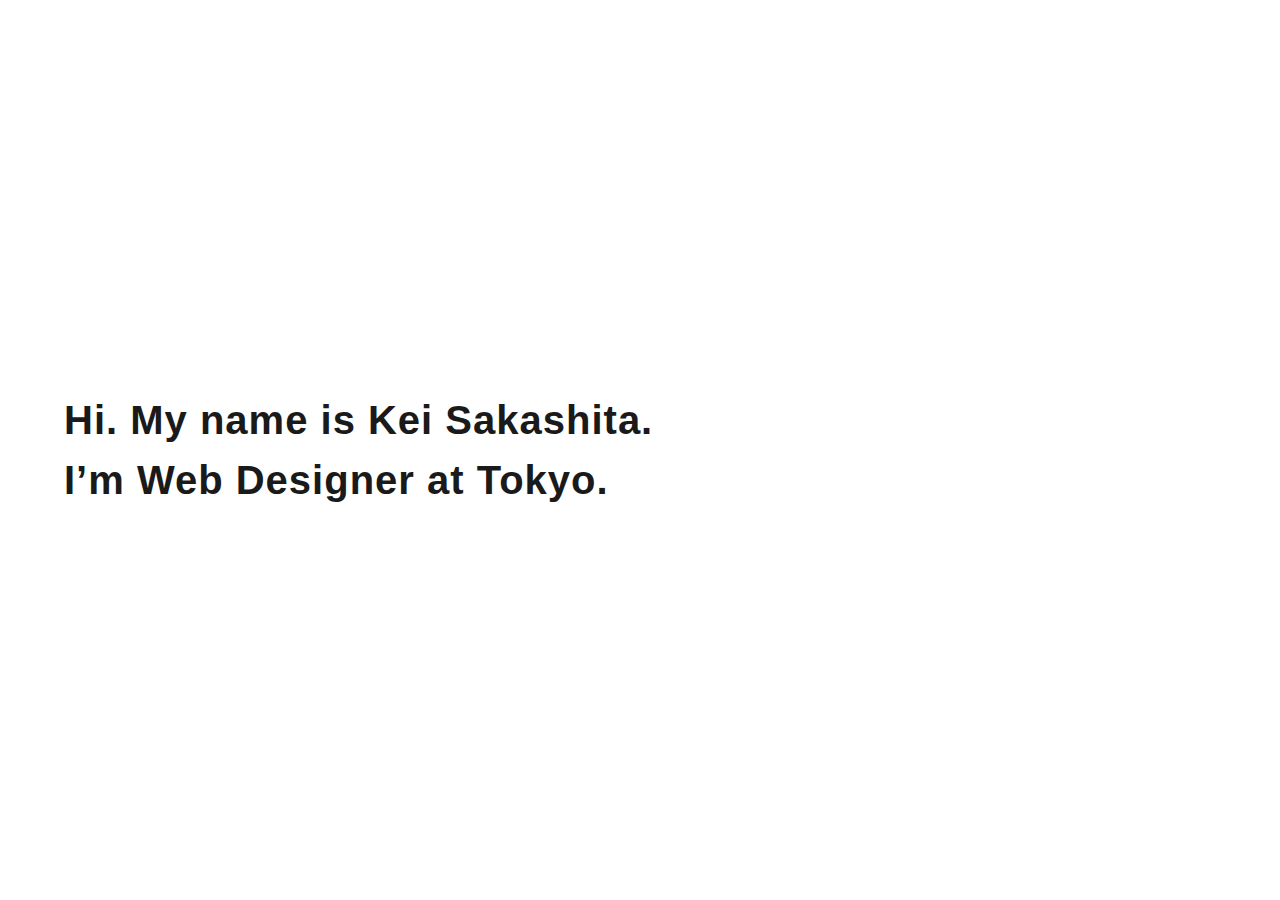
<file: index.html>
<!DOCTYPE html>

<html>

<head>
  <meta charset="utf-8">
  <meta name="viewport" content="width=device-width, initial-scale=1, maximum-scale=1.0, user-scalable=no">
  <meta name="description" content="">
  <meta name="Keywords" content="">
  <meta name="robots" content="noindex, nofollow">
  <link rel="shortcut icon" type="image/x-icon" href="img/favicon.ico">
  <link rel="stylesheet" href="css/owl.carousel.css">
  <link rel="stylesheet" href="css/app.css">
  <script src="js/particleground.all.js"></script>
  <title>Kei Sakashita | Web Designer at Tokyo.</title>
</head>

<body>
  <div class="top-loading">
    <div class="txt-block">
      <p class="txt first-txt">Hi. My name is Kei Sakashita.</p>
      <p class="txt second-txt">I’m Web Designer at Tokyo.</p>
    </div>
  </div>

  <header class="l-header headerAnime">
    <h1 class="m-logo">
      <span class="m-logotext">KEI SAKASHITA | Web Designer at Tokyo.</span>
    </h1>
    <a href="about.html" class="m-aboutLink">about</a>
  </header>

  <div class="l-carousel">
    <div class="w07 carousel-block">
      <a href="works07.html" class="carousel-block_anchor">
        <p class="carousel-block_txt">CAREER CARVER
        </p>
        <div class="carousel-block_imgbox">
          <img src="img/w07_TopImg.png" alt="CAREER CARVER">
        </div>
      </a>
    </div>
    <div class="w05 carousel-block">
      <a href="works05.html" class="carousel-block_anchor">
        <p class="carousel-block_txt">CAREER CARVER
          <span class="carousel-block_txt_ja">LANDING PAGE</span>
        </p>
        <div class="carousel-block_imgbox">
          <img src="img/w05_TopImg.jpg" alt="CAREER CARVER LP">
        </div>
      </a>
    </div>
    <div class="w04 carousel-block">
      <a href="works04.html" class="carousel-block_anchor">
        <p class="carousel-block_txt">ACTIVE WORK
          <span class="carousel-block_txt_ja">CREATIVE DEVISION</span>
        </p>
        <div class="carousel-block_imgbox">
          <img src="img/w04_TopImg.jpg" alt="ACTIVE WORK CREATIVE DEVISION">
        </div>
      </a>
    </div>
    <div class="w03 carousel-block">
      <a href="works03.html" class="carousel-block_anchor">
        <p class="carousel-block_txt">病院さがしガイド</p>
        <div class="carousel-block_imgbox">
          <img src="img/w03_TopImg.jpg" alt="病院探しガイド">
        </div>
      </a>
    </div>
    <div class="w01 carousel-block">
      <a href="works01.html" class="carousel-block_anchor">
        <p class="wo1 carousel-block_txt">EPARK
          <span class="carousel-block_txt_ja">クリニック・病院</span>
        </p>
        <div class="carousel-block_imgbox">
          <img src="img/w01_TopImg.jpg" alt="EPARKクリニック・病院">
        </div>
      </a>
    </div>
    <div class="w06 carousel-block">
      <a href="works06.html" class="carousel-block_anchor">
        <p class="carousel-block_txt">OTHER DESIGNS
          <span class="carousel-block_txt_ja">logos, novelties, banners, etc.</span>
        </p>
        <div class="carousel-block_imgbox">
          <img src="img/w06_TopImg.png" alt="CAREER CARVER LP">
        </div>
      </a>
    </div>
  </div>

  <div id="line"></div>

  <script src="js/jquery.min.js"></script>
  <script src="js/owl.carousel.min.js"></script>
  <script src="js/app.js"></script>
</body>

</html>
</file>
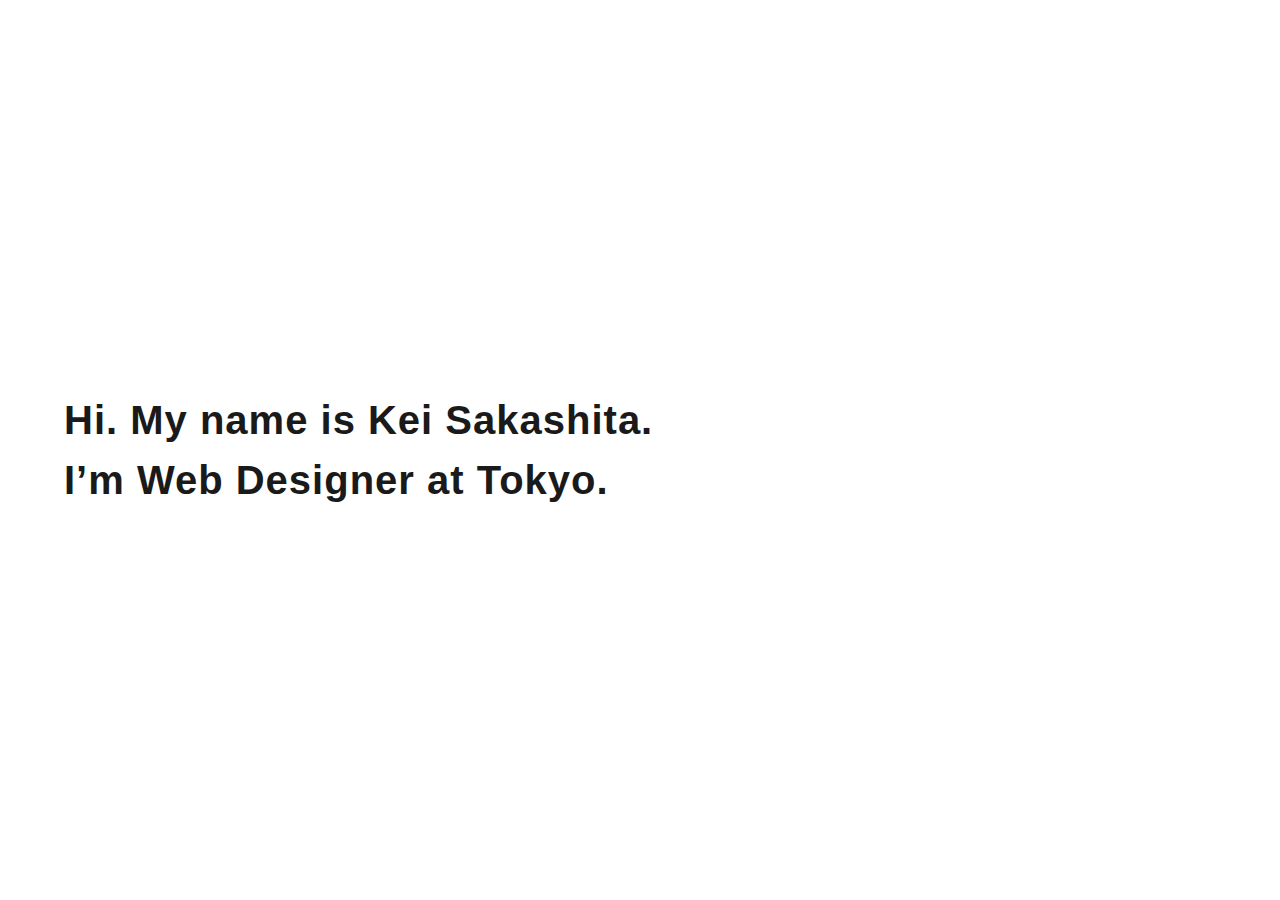
<file: portfolio/index.html>
<!DOCTYPE html>

<html>

<head>
  <meta charset="utf-8">
  <meta name="viewport" content="width=device-width, initial-scale=1, maximum-scale=1.0, user-scalable=no">
  <meta name="description" content="">
  <meta name="Keywords" content="">
  <meta property="og:title" content="">
  <meta property="og:type" content="website">
  <meta property="og:url" content="">
  <meta property="og:image" content="img/fb-ogp.png">
  <meta property="og:site_name" content="K SAKASHITA">
  <link rel="shortcut icon" type="image/x-icon" href="img/favicon.ico">
  <link rel="stylesheet" href="css/owl.carousel.css">
  <link rel="stylesheet" href="css/app.css">
  <script src="js/particleground.all.js"></script>
  <title>Kei Sakashita | Web Designer at Tokyo.</title>
</head>

<body>
  <div class="top-loading">
    <div class="txt-block">
      <p class="txt first-txt">Hi. My name is Kei Sakashita.</p>
      <p class="txt second-txt">I’m Web Designer at Tokyo.</p>
    </div>
  </div>

  <header class="l-header headerAnime">
    <h1 class="m-logo">
      <span class="m-logotext">KEI SAKASHITA | Web Designer at Tokyo.</span>
    </h1>
    <a href="about.html" class="m-aboutLink">about</a>
  </header>

  <div class="l-carousel">
    <div class="w01 carousel-block">
      <a href="works01.html" class="carousel-block_anchor">
        <p class="wo1 carousel-block_txt">EPARK
          <span class="carousel-block_txt_ja">クリニック・病院</span>
        </p>
        <div class="carousel-block_imgbox">
          <img src="img/w01_TopImg.jpg" alt="EPARKクリニック・病院">
        </div>
      </a>
    </div>
    <div class="w03 carousel-block">
      <a href="works03.html" class="carousel-block_anchor">
        <p class="carousel-block_txt">病院さがしガイド</p>
        <div class="carousel-block_imgbox">
          <img src="img/w03_TopImg.jpg" alt="病院探しガイド">
        </div>
      </a>
    </div>
    <div class="w04 carousel-block">
      <a href="works04.html" class="carousel-block_anchor">
        <p class="carousel-block_txt">ACTIVE WORK
          <span class="carousel-block_txt_ja">CREATIVE DEVISION</span>
        </p>
        <div class="carousel-block_imgbox">
          <img src="img/w04_TopImg.jpg" alt="ACTIVE WORK CREATIVE DEVISION">
        </div>
      </a>
    </div>
    <div class="w05 carousel-block">
      <a href="works05.html" class="carousel-block_anchor">
        <p class="carousel-block_txt">CAREER CARVER
          <span class="carousel-block_txt_ja">LANDING PAGE</span>
        </p>
        <div class="carousel-block_imgbox">
          <img src="img/w05_TopImg.jpg" alt="CAREER CARVER LP">
        </div>
      </a>
    </div>
  </div>

  <div id="line"></div>

  <script src="js/jquery.min.js"></script>
  <script src="js/owl.carousel.min.js"></script>
  <script src="js/app.js"></script>
</body>

</html>
</file>
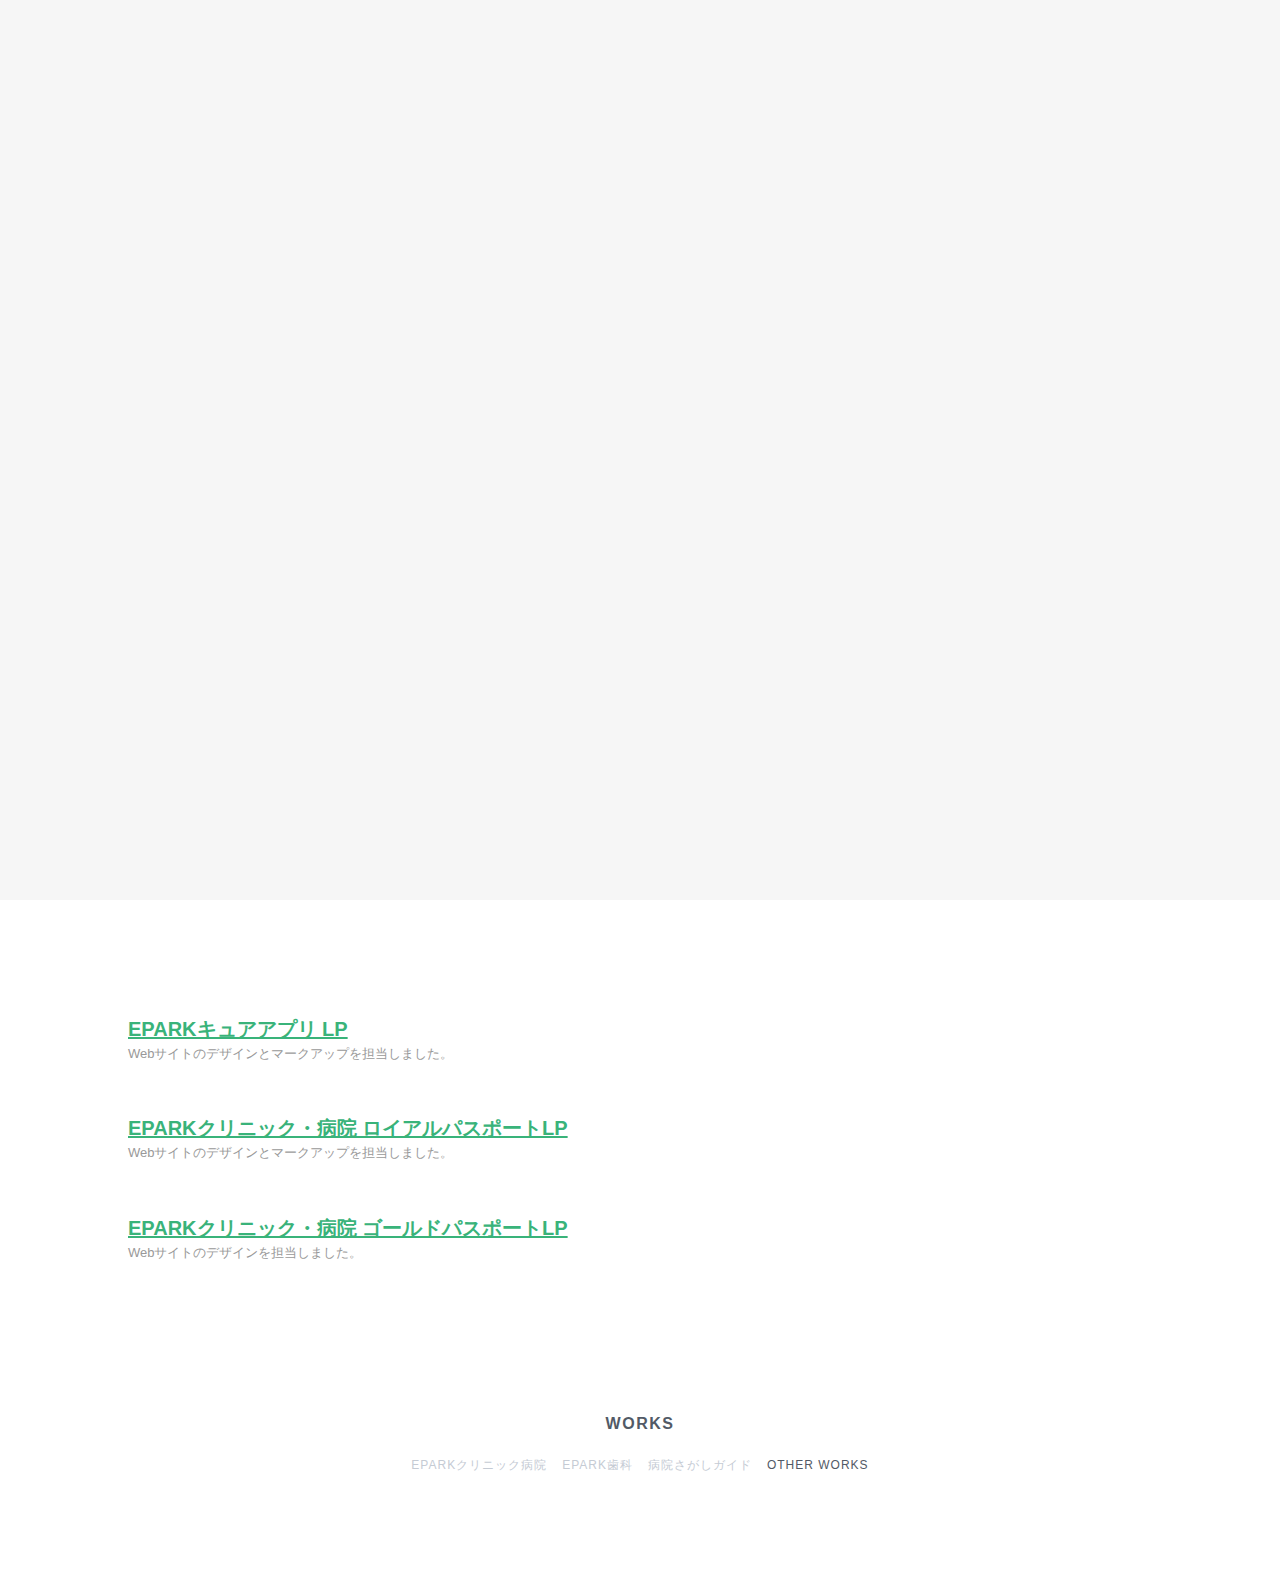
<file: other.html>
<!DOCTYPE html>

<html>

<head>
  <meta charset="utf-8">
  <meta name="viewport" content="width=device-width, initial-scale=1, maximum-scale=1.0, user-scalable=no">
  <meta name="description" content="">
  <meta name="Keywords" content="">
  <meta name="robots" content="noindex, nofollow">
  <link rel="shortcut icon" type="image/x-icon" href="img/favicon.ico">
  <link rel="stylesheet" href="css/app.css">
  <title>Kei Sakashita | Web Designer at Tokyo.</title>
</head>

<body>
  <div class="load-paper">
    <div class="first"></div>
    <div class="second"></div>
  </div>

  <header class="l-header">
    <h1 class="m-logo">
      <a href="index.html">
        <span class="m-logotext detail">KEI SAKASHITA | Web Designer at Tokyo.</span>
      </a>
    </h1>
    <a href="#" class="m-aboutLink back">about</a>
  </header>

  <div class="l-workCover">
    <img src="img/detail-OtherWorks.jpg" class="cover-image">
    <img src="img/arrow.svg" alt="scroll" class="scroll-arrow">
    <div class="l-workCover_info">
      <div class="m-workInfo">
        <h2 class="m-workInfo_title">OTHER WORKS
        </h2>
        <p class="m-workInfo_txt">It is my past work.</p>
      </div>
      <ul class="m-workPage">
        <li class="m-workPage_item">
          <a href="works03.html">← previous</a>
        </li>
        <li class="m-workPage_item">
          <a href="#">next →</a>
        </li>
      </ul>
    </div>
  </div>

  <div class="l-workDetail">
    <ul class="detail-list">
      <li class="detail-list_item">
        <span class="detail-list_item_category">YEAR</span>2016-2018</li>
    </ul>
    <div class="detail-comment">
      <p class="detail-comment_jp">今まで手がけてきた制作物です。</p>
      <p class="detail-comment_en">It is my past work.</p>
    </div>
  </div>

  <div class="l-workContent other">
    <div class="l-workContent_ItemBox">
      <ul class="l-workContent_ItemList">
        <li class="l-workContent_Item">
          <a href="http://fdoc.jp/docs/eparkcure/" target="_blank">EPARKキュアアプリ LP</a>
          <p>Webサイトのデザインとマークアップを担当しました。</p>
        </li>
        <li class="l-workContent_Item">
          <a href="http://fdoc.jp/original61.html" target="_blank">EPARKクリニック・病院 ロイアルパスポートLP</a>
          <p>Webサイトのデザインとマークアップを担当しました。</p>
        </li>
        <li class="l-workContent_Item">
          <a href="http://fdoc.jp/original62.html" target="_blank">EPARKクリニック・病院 ゴールドパスポートLP</a>
          <p>Webサイトのデザインを担当しました。</p>
        </li>
      </ul>
    </div>
    <div class="other-link">
      <h3 class="other-link_title">WORKS</h3>
      <ul class="other-link_list">
        <li class="other-link_list_item active">
          <a href="works01.html">EPARKクリニック病院</a>
        </li>
        <li class="other-link_list_item">
          <a href="works02.html">EPARK歯科</a>
        </li>
        <li class="other-link_list_item active">
          <a href="works03.html">病院さがしガイド</a>
        </li>
        <li class="other-link_list_item active">OTHER WORKS</li>
      </ul>
    </div>
  </div>

  <script src="https://cdnjs.cloudflare.com/ajax/libs/jquery/2.1.3/jquery.min.js"></script>
</body>

</html>
</file>
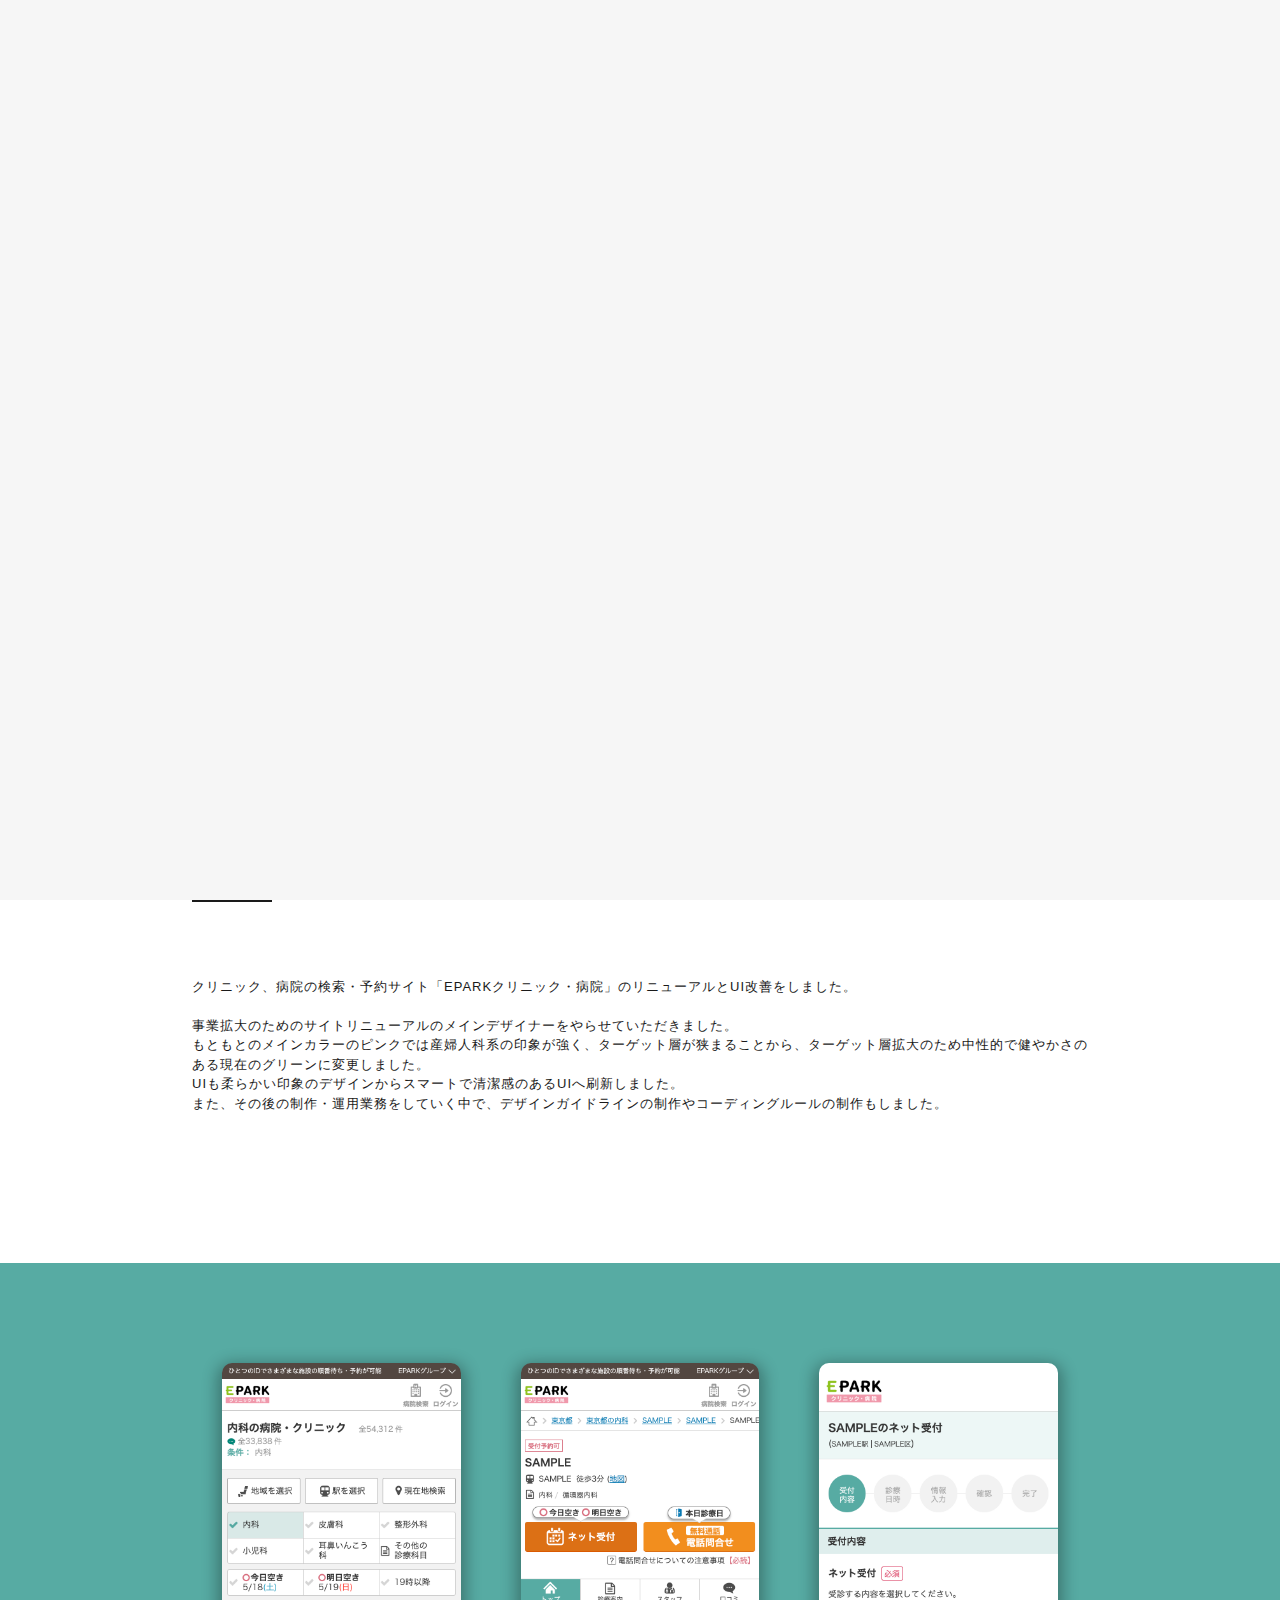
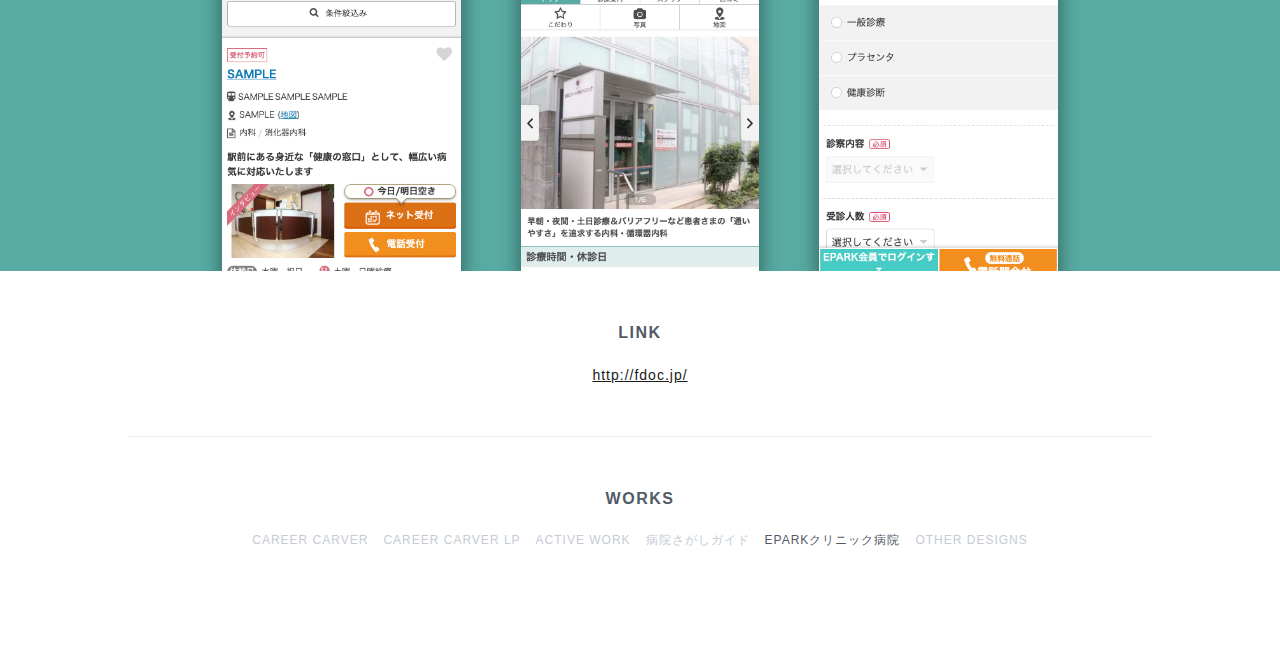
<file: works01.html>
<!DOCTYPE html>

<html>

<head>
  <meta charset="utf-8">
  <meta name="viewport" content="width=device-width, initial-scale=1, maximum-scale=1.0, user-scalable=no">
  <meta name="description" content="">
  <meta name="Keywords" content="">
  <meta name="robots" content="noindex, nofollow">
  <link rel="shortcut icon" type="image/x-icon" href="img/favicon.ico">
  <link rel="stylesheet" href="css/app.css">
  <title>Kei Sakashita | Web Designer at Tokyo.</title>
</head>

<body class="w01">
  <div class="load-paper">
    <div class="first"></div>
    <div class="second"></div>
  </div>

  <header class="l-header">
    <h1 class="m-logo">
      <a href="index.html">
        <span class="m-logotext detail">KEI SAKASHITA | Web Designer at Tokyo.</span>
      </a>
    </h1>
    <a href="#" class="m-aboutLink back">about</a>
  </header>

  <div class="l-workCover">
    <img src="img/w01_MainImg.jpg" class="cover-image">
    <img src="img/arrow.svg" alt="scroll" class="scroll-arrow">
    <div class="l-workCover_info">
      <div class="m-workInfo">
        <h2 class="m-workInfo_title">EPARK
          <span class="m-WorkInfo_SubTitle">クリニック・病院</span>
        </h2>
        <p class="m-workInfo_txt">web application</p>
      </div>
      <ul class="m-workPage">
        <li class="m-workPage_item">
          <a href="works03.html">← previous</a>
        </li>
        <li class="m-workPage_item">
          <a href="works06.html">next →</a>
        </li>
      </ul>
    </div>
  </div>

  <div class="l-workDetail">
    <ul class="detail-list">
      <li class="detail-list_item">
        <span class="detail-list_item_category">YEAR</span>2016-2018</li>
      <li class="detail-list_item">
        <span class="detail-list_item_category">PERIOD</span>2 Years</li>
      <li class="detail-list_item">
        <span class="detail-list_item_category">TEAM</span>Director 3 / Designer 2 / Engineer 2</li>
      <li class="detail-list_item">
        <span class="detail-list_item_category">ROLE</span>UI Design / Mark Up</li>
      <li class="detail-list_item">
        <span class="detail-list_item_category">TOOLS</span>PhotoShop / Illustrator / HTML5 / CSS3 / Javascript / SVN</li>
      </ul>
    <div class="detail-comment">
      <p class="detail-comment_jp">
        クリニック、病院の検索・予約サイト「EPARKクリニック・病院」のリニューアルとUI改善をしました。
        <br><br>
        事業拡大のためのサイトリニューアルのメインデザイナーをやらせていただきました。
        <br>
        もともとのメインカラーのピンクでは産婦人科系の印象が強く、ターゲット層が狭まることから、ターゲット層拡大のため中性的で健やかさのある現在のグリーンに変更しました。
        <br>
        UIも柔らかい印象のデザインからスマートで清潔感のあるUIへ刷新しました。
        <br>
        また、その後の制作・運用業務をしていく中で、デザインガイドラインの制作やコーディングルールの制作もしました。
      </p>
    </div>
  </div>

  <div class="l-workContent">
    <div class="sp-ViewBox">
      <ul class="sp-ViewList">
        <li class="sp-ViewListItem"><img src="img/w01_SpImg01.png" alt=""></li>
        <li class="sp-ViewListItem"><img src="img/w01_SpImg02.png" alt=""></li>
        <li class="sp-ViewListItem"><img src="img/w01_SpImg03.png" alt=""></li>
      </ul>
    </div>
    <div class="work-link">
      <h3 class="work-link_title">LINK</h3>
      <p class="work-link_anchor">
        <a href="http://fdoc.jp/" target="_blank">http://fdoc.jp/</a>
      </p>
    </div>
    <div class="other-link">
      <h3 class="other-link_title">WORKS</h3>
      <ul class="other-link_list">
        <li class="other-link_list_item">
          <a href="works07.html">CAREER CARVER</a>
        </li>
        <li class="other-link_list_item">
          <a href="works05.html">CAREER CARVER LP</a>
        </li>
        <li class="other-link_list_item">
          <a href="works04.html">ACTIVE WORK</a>
        </li>
        <li class="other-link_list_item">
          <a href="works03.html">病院さがしガイド</a>
        </li>
        <li class="other-link_list_item">EPARKクリニック病院</li>
        <li class="other-link_list_item">
          <a href="works06.html">OTHER DESIGNS</a>
        </li>
      </ul>
    </div>
  </div>

  <script src="https://cdnjs.cloudflare.com/ajax/libs/jquery/2.1.3/jquery.min.js"></script>
</body>

</html>
</file>
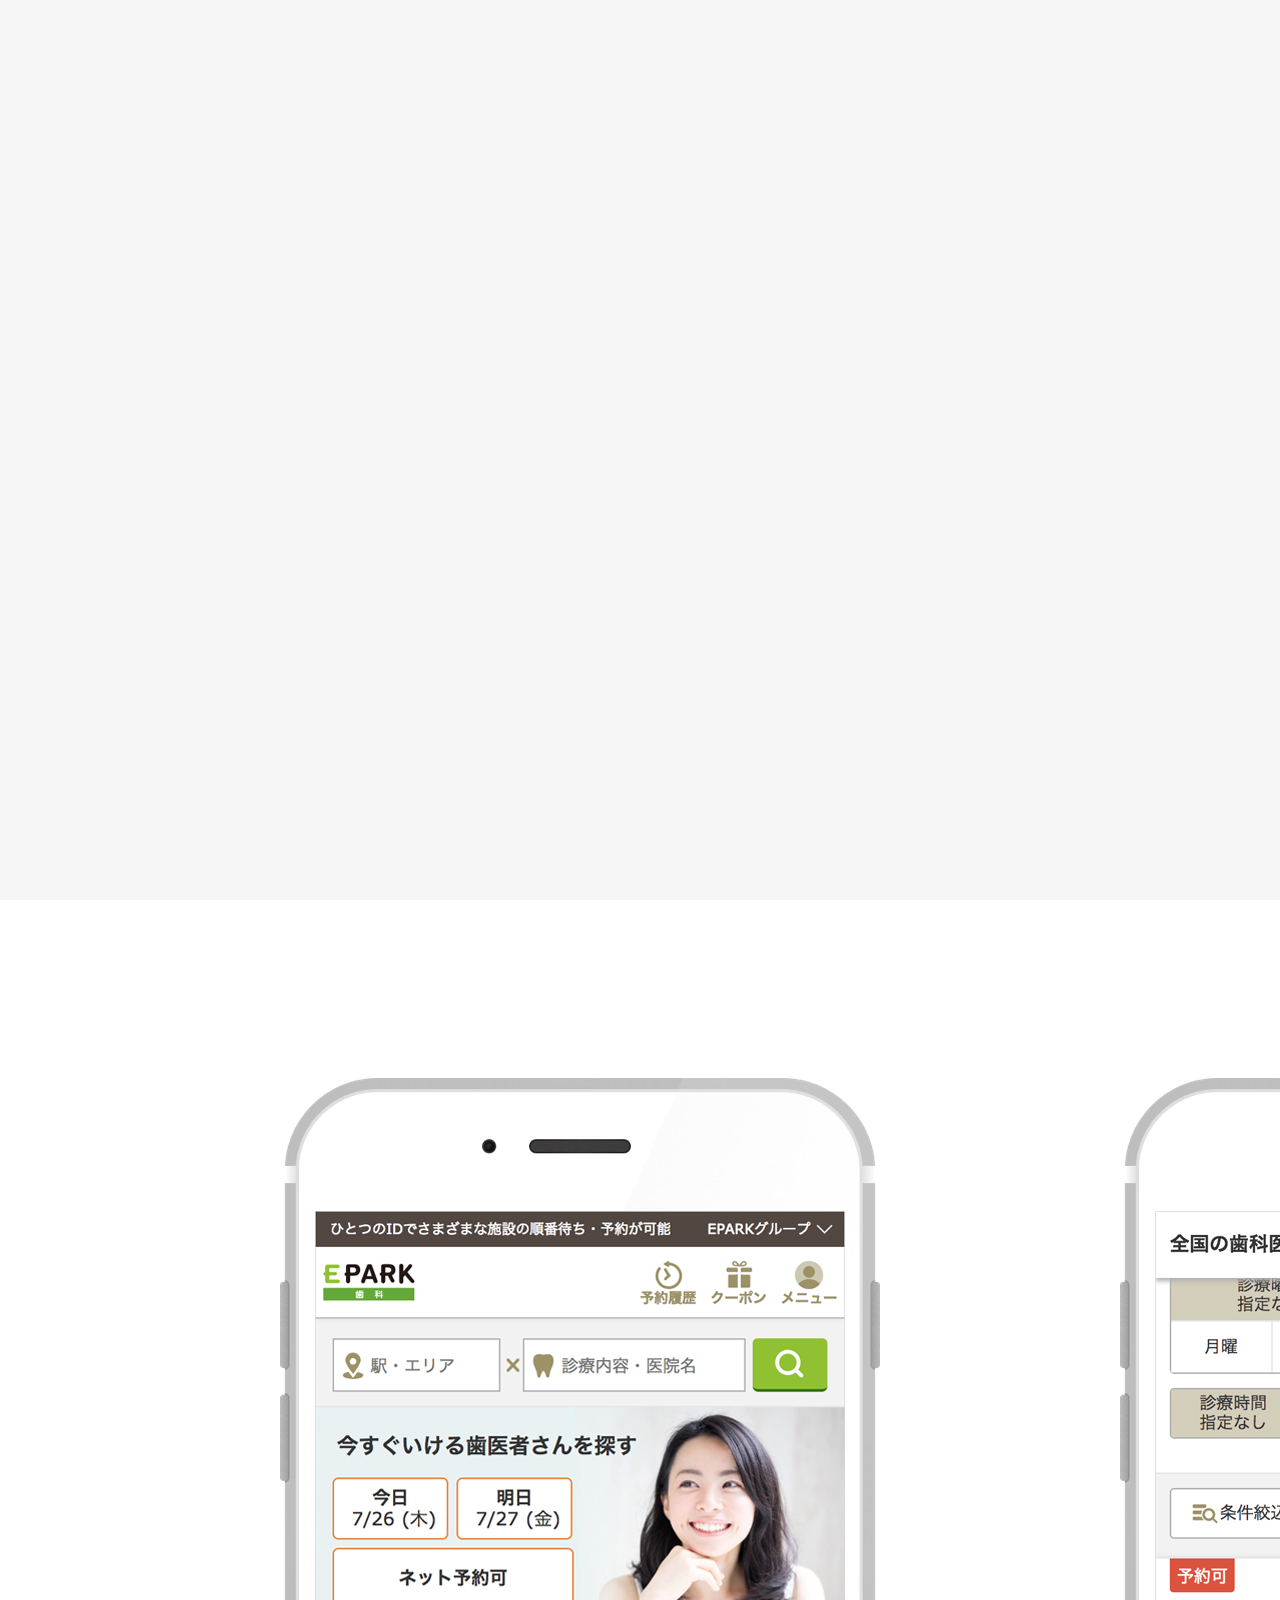
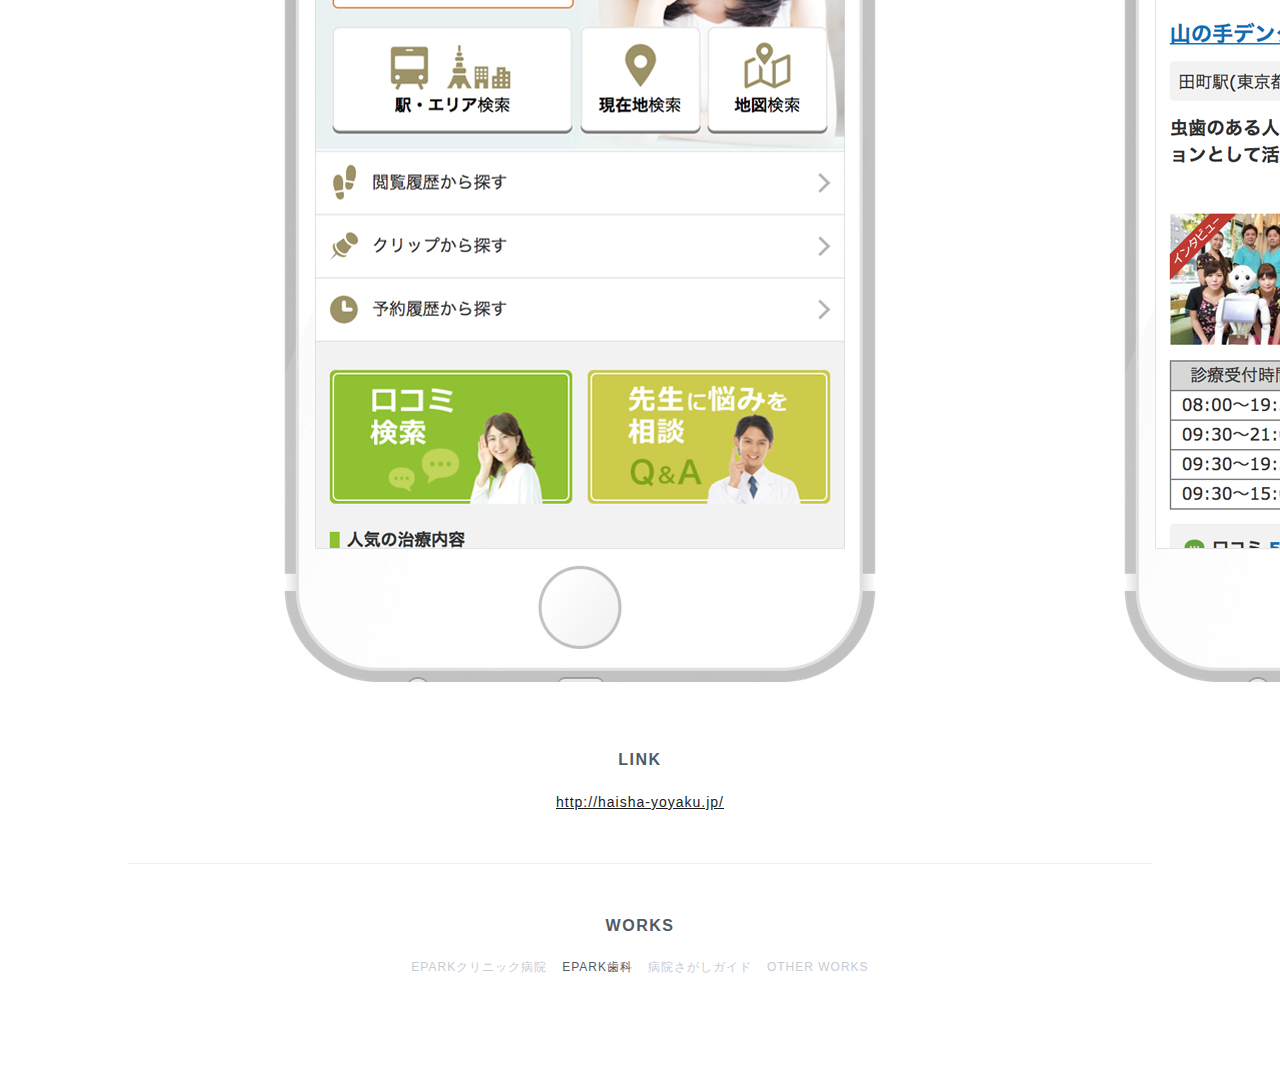
<file: works02.html>
<!DOCTYPE html>

<html>

<head>
  <meta charset="utf-8">
  <meta name="viewport" content="width=device-width, initial-scale=1, maximum-scale=1.0, user-scalable=no">
  <meta name="description" content="">
  <meta name="Keywords" content="">
  <meta name="robots" content="noindex, nofollow">
  <link rel="shortcut icon" type="image/x-icon" href="img/favicon.ico">
  <link rel="stylesheet" href="css/app.css">
  <title>Kei Sakashita | Web Designer at Tokyo.</title>
</head>

<body>
  <div class="load-paper">
    <div class="first"></div>
    <div class="second"></div>
  </div>

  <header class="l-header">
    <h1 class="m-logo">
      <a href="index.html">
        <span class="m-logotext detail">KEI SAKASHITA | Web Designer at Tokyo.</span>
      </a>
    </h1>
    <a href="#" class="m-aboutLink back">about</a>
  </header>

  <div class="l-workCover">
    <img src="img/detail-EparkS.jpg" class="cover-image">
    <img src="img/arrow.svg" alt="scroll" class="scroll-arrow">
    <div class="l-workCover_info">
      <div class="m-workInfo">
        <h2 class="m-workInfo_title">EPARK
          <span class="m-WorkInfo_SubTitle">歯科</span>
        </h2>
        <p class="m-workInfo_txt">EPARK Shika is a web media that can search/reservation Dentist.</p>
      </div>
      <ul class="m-workPage">
        <li class="m-workPage_item">
          <a href="works01.html">← previous</a>
        </li>
        <li class="m-workPage_item">
          <a href="works03.html">next →</a>
        </li>
      </ul>
    </div>
  </div>

  <div class="l-workDetail">
    <ul class="detail-list">
      <li class="detail-list_item">
        <span class="detail-list_item_category">YEAR</span>2016</li>
      <li class="detail-list_item">
        <span class="detail-list_item_category">CATEGORY</span>web media</li>
    </ul>
    <div class="detail-comment">
      <p class="detail-comment_jp">歯医者の検索・予約サイト「EPARK歯科」のデザインとマークアップを担当しました。</p>
      <p class="detail-comment_en">I was in charge of the design and markup of the dental search/reservation site
        "EPARK Shika".</p>
    </div>
  </div>

  <div class="l-workContent">
    <img src="img/sp-MockUp_EparkS.jpg" alt="" class="l-workContent_image">
    <div class="work-link">
      <h3 class="work-link_title">LINK</h3>
      <p class="work-link_anchor">
        <a href="http://haisha-yoyaku.jp/" target="_blank">http://haisha-yoyaku.jp/</a>
      </p>
    </div>
    <div class="other-link">
      <h3 class="other-link_title">WORKS</h3>
      <ul class="other-link_list">
        <li class="other-link_list_item">
          <a href="works01.html">EPARKクリニック病院</a>
        </li>
        <li class="other-link_list_item">EPARK歯科</li>
        <li class="other-link_list_item">
          <a href="works03.html">病院さがしガイド</a>
        </li>
        <li class="other-link_list_item">
          <a href="other.html">OTHER WORKS</a>
        </li>
      </ul>
    </div>
  </div>

  <script src="https://cdnjs.cloudflare.com/ajax/libs/jquery/2.1.3/jquery.min.js"></script>
</body>

</html>
</file>
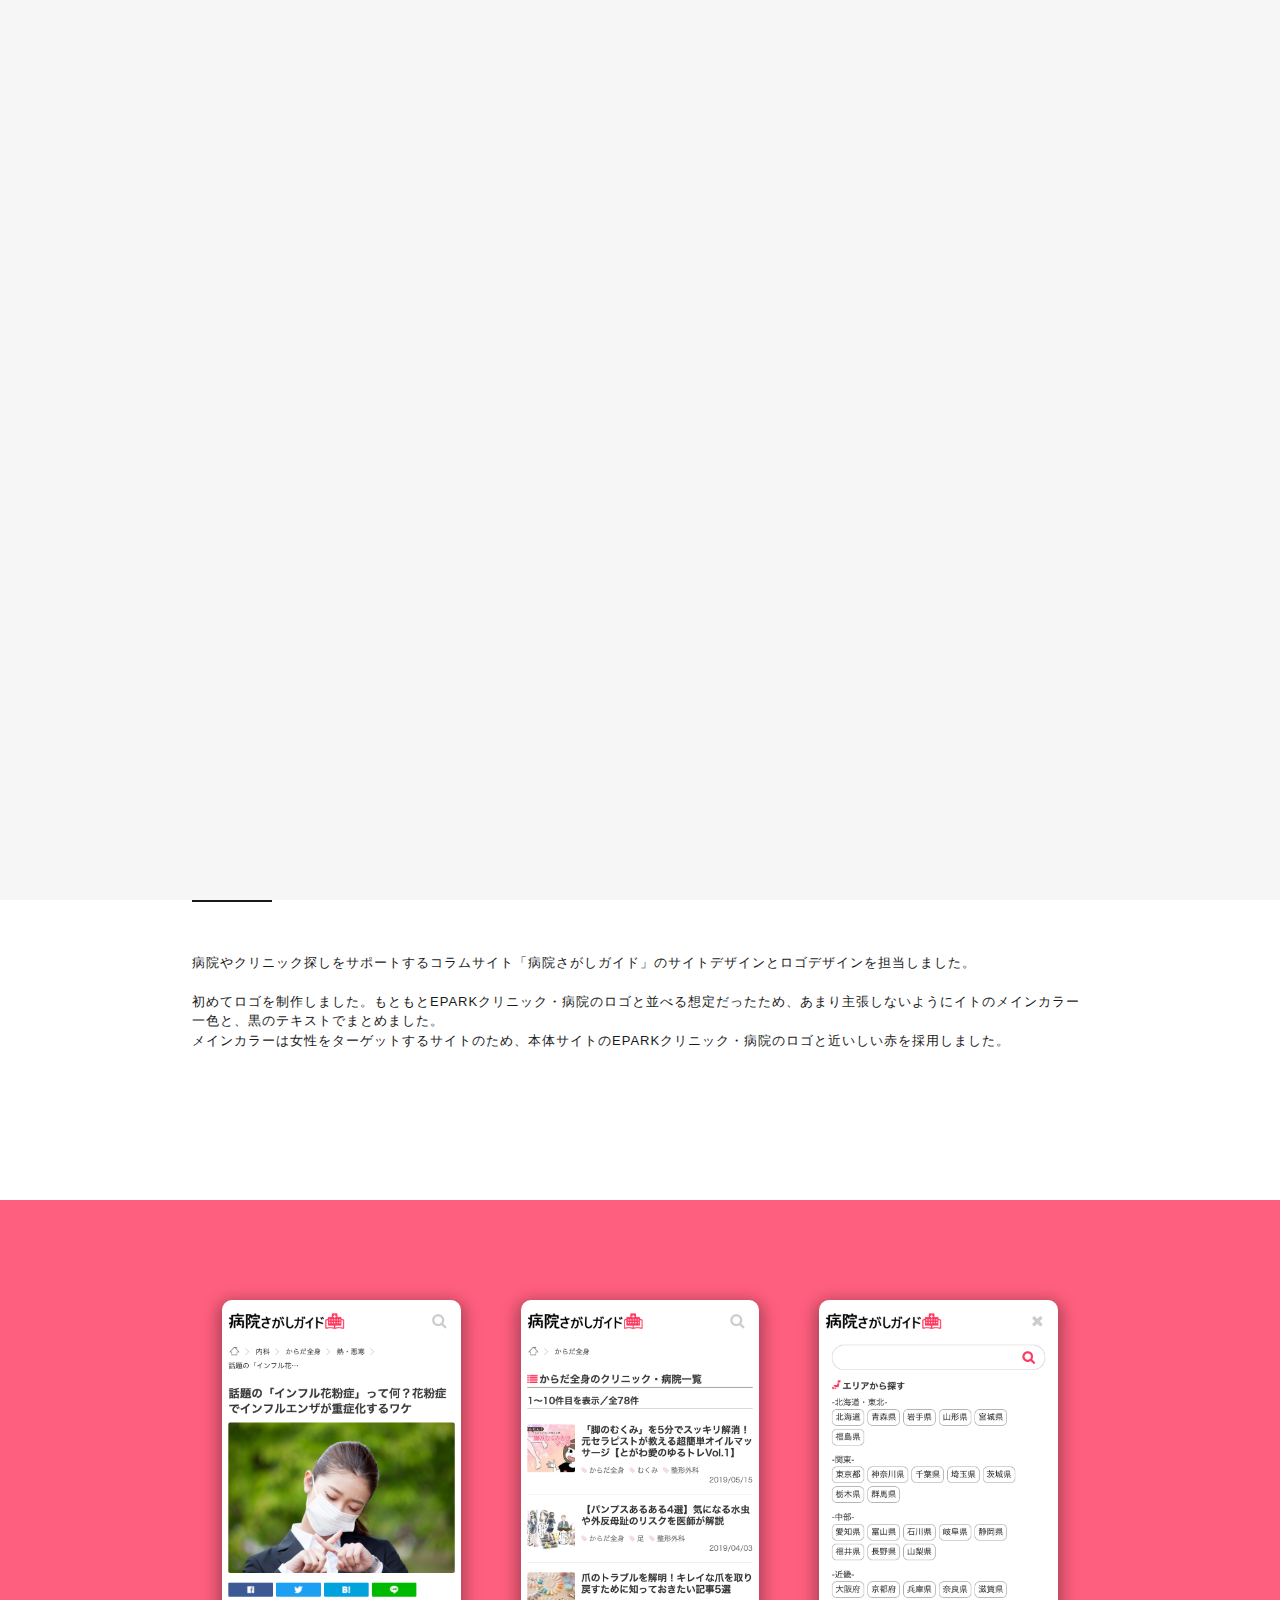
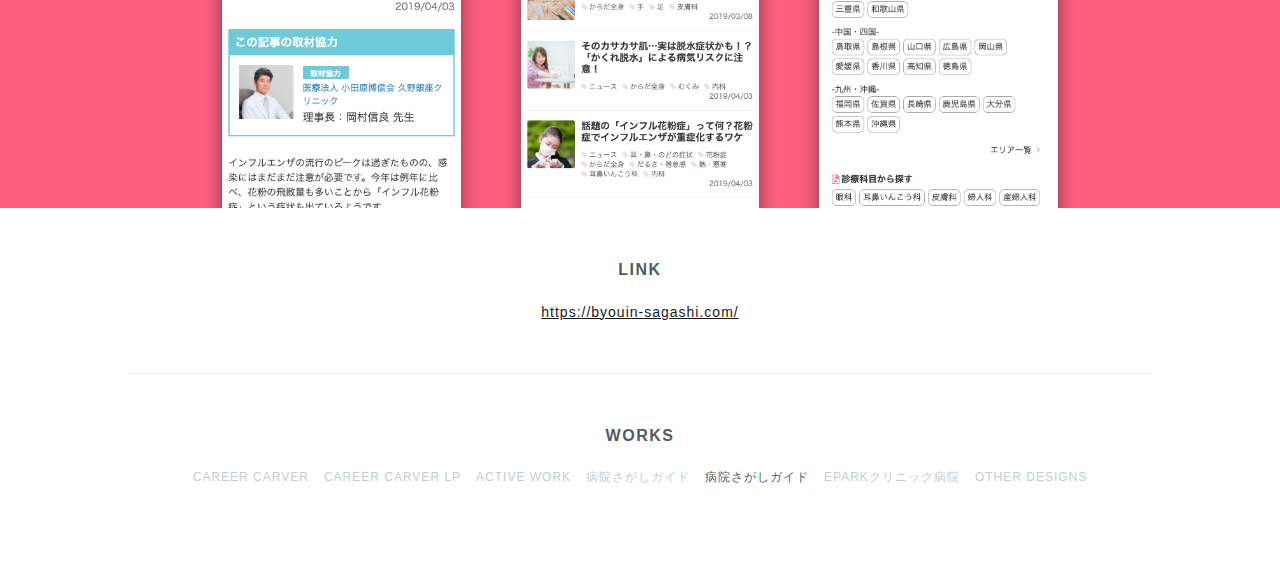
<file: works03.html>
<!DOCTYPE html>

<html>

<head>
  <meta charset="utf-8">
  <meta name="viewport" content="width=device-width, initial-scale=1, maximum-scale=1.0, user-scalable=no">
  <meta name="description" content="">
  <meta name="Keywords" content="">
  <meta name="robots" content="noindex, nofollow">
  <link rel="shortcut icon" type="image/x-icon" href="img/favicon.ico">
  <link rel="stylesheet" href="css/app.css">
  <title>Kei Sakashita | Web Designer at Tokyo.</title>
</head>

<body class="w03">
  <div class="load-paper">
    <div class="first"></div>
    <div class="second"></div>
  </div>

  <header class="l-header">
    <h1 class="m-logo">
      <a href="index.html">
        <span class="m-logotext detail">KEI SAKASHITA | Web Designer at Tokyo.</span>
      </a>
    </h1>
    <a href="#" class="m-aboutLink back">about</a>
  </header>

  <div class="l-workCover">
    <img src="img/w03_MainImg.jpg" class="cover-image">
    <img src="img/arrow.svg" alt="scroll" class="scroll-arrow">
    <div class="l-workCover_info">
      <div class="m-workInfo">
        <h2 class="m-workInfo_title">病院さがしガイド
        </h2>
        <p class="m-workInfo_txt">web media</p>
      </div>
      <ul class="m-workPage">
        <li class="m-workPage_item">
          <a href="works04.html">← previous</a>
        </li>
        <li class="m-workPage_item">
          <a href="works01.html">next →</a>
        </li>
      </ul>
    </div>
  </div>

  <div class="l-workDetail">
    <ul class="detail-list">
      <li class="detail-list_item">
        <span class="detail-list_item_category">YEAR</span>2017</li>
      <li class="detail-list_item">
        <span class="detail-list_item_category">PERIOD</span>1 Month</li>
      <li class="detail-list_item">
        <span class="detail-list_item_category">TEAM</span>Director 1 / Designer 1</li>
      <li class="detail-list_item">
        <span class="detail-list_item_category">ROLE</span>Web Design / Logo Design</li>
      <li class="detail-list_item">
        <span class="detail-list_item_category">TOOLS</span>PhotoShop / Illustrator</li>  
    </ul>
    <div class="detail-comment">
      <p class="detail-comment_jp">
        病院やクリニック探しをサポートするコラムサイト「病院さがしガイド」のサイトデザインとロゴデザインを担当しました。
        <br>
        <br>
        初めてロゴを制作しました。もともとEPARKクリニック・病院のロゴと並べる想定だったため、あまり主張しないようにイトのメインカラー一色と、黒のテキストでまとめました。
        <br>
        メインカラーは女性をターゲットするサイトのため、本体サイトのEPARKクリニック・病院のロゴと近いしい赤を採用しました。
      </p>
    </div>
  </div>

  <div class="l-workContent">
    <div class="sp-ViewBox">
      <ul class="sp-ViewList">
        <li class="sp-ViewListItem"><img src="img/w03_SpImg01.png" alt=""></li>
        <li class="sp-ViewListItem"><img src="img/w03_SpImg02.png" alt=""></li>
        <li class="sp-ViewListItem"><img src="img/w03_SpImg03.png" alt=""></li>
      </ul>
    </div>
    <div class="work-link">
      <h3 class="work-link_title">LINK</h3>
      <p class="work-link_anchor">
        <a href="https://byouin-sagashi.com/" target="_blank">https://byouin-sagashi.com/</a>
      </p>
    </div>
    <div class="other-link">
      <h3 class="other-link_title">WORKS</h3>
      <ul class="other-link_list">
        <li class="other-link_list_item">
          <a href="works07.html">CAREER CARVER</a>
        </li>
        <li class="other-link_list_item">
          <a href="works05.html">CAREER CARVER LP</a>
        </li>
        <li class="other-link_list_item">
          <a href="works04.html">ACTIVE WORK</a>
        </li>
        <li class="other-link_list_item">
          <a href="works03.html">病院さがしガイド</a>
        </li>
        <li class="other-link_list_item">病院さがしガイド</li>
        <li class="other-link_list_item">
          <a href="works01.html">EPARKクリニック病院</a>
        </li>
        <li class="other-link_list_item">
          <a href="works06.html">OTHER DESIGNS</a>
        </li>
      </ul>
    </div>
  </div>

  <script src="https://cdnjs.cloudflare.com/ajax/libs/jquery/2.1.3/jquery.min.js"></script>
</body>

</html>
</file>
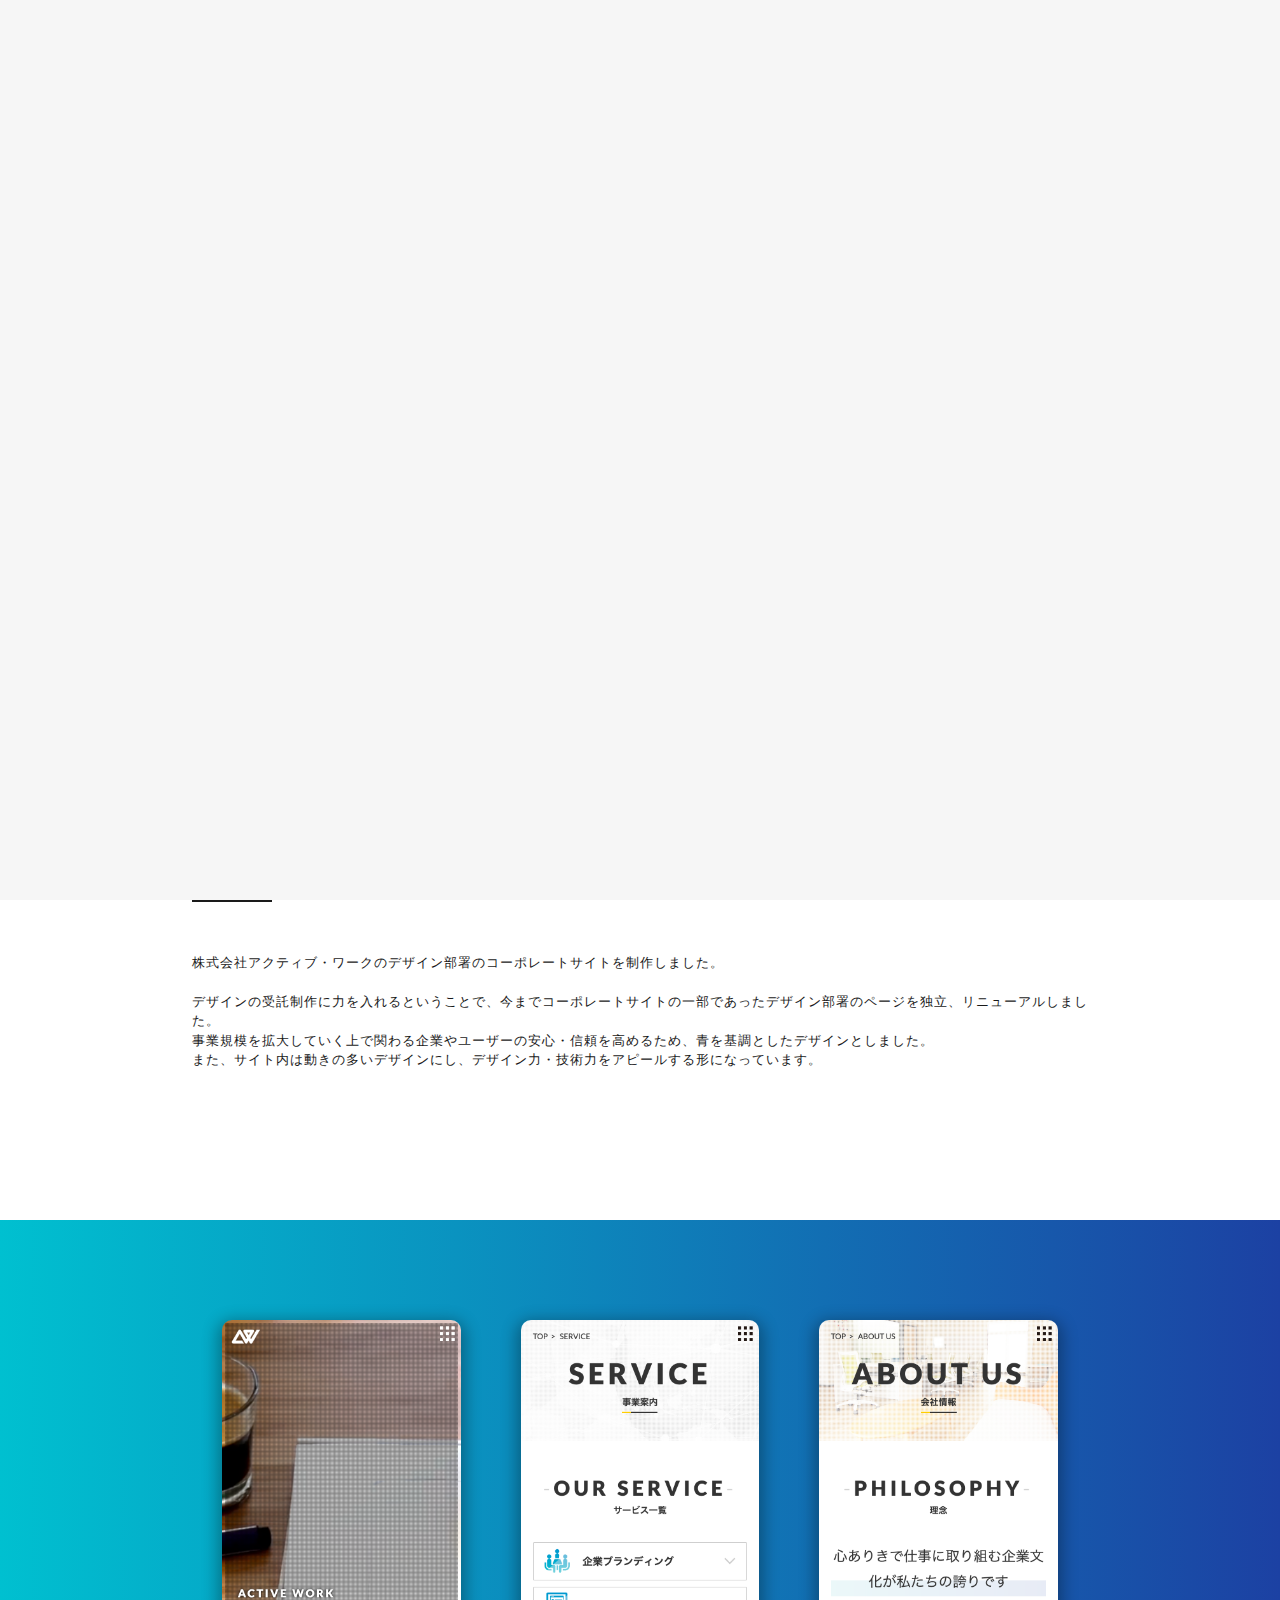
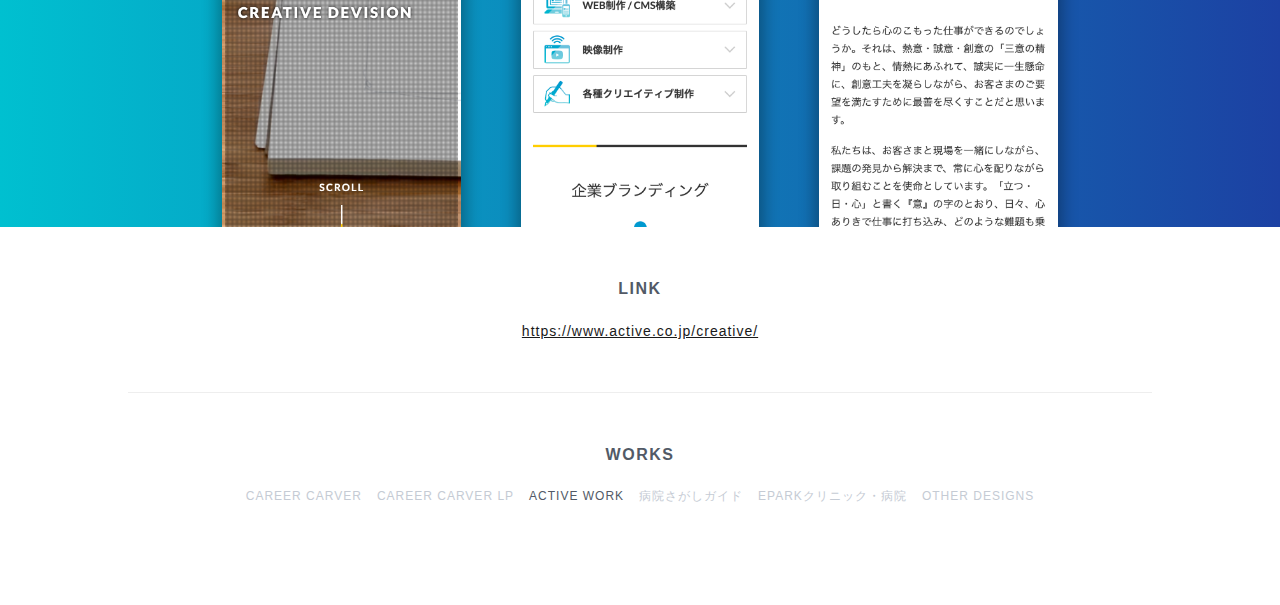
<file: works04.html>
<!DOCTYPE html>

<html>

<head>
  <meta charset="utf-8">
  <meta name="viewport" content="width=device-width, initial-scale=1, maximum-scale=1.0, user-scalable=no">
  <meta name="description" content="">
  <meta name="Keywords" content="">
  <meta name="robots" content="noindex, nofollow">
  <link rel="shortcut icon" type="image/x-icon" href="img/favicon.ico">
  <link rel="stylesheet" href="css/app.css">
  <title>Kei Sakashita | Web Designer at Tokyo.</title>
</head>

<body class="w04">
  <div class="load-paper">
    <div class="first"></div>
    <div class="second"></div>
  </div>

  <header class="l-header">
    <h1 class="m-logo">
      <a href="index.html">
        <span class="m-logotext detail">KEI SAKASHITA | Web Designer at Tokyo.</span>
      </a>
    </h1>
    <a href="#" class="m-aboutLink back">about</a>
  </header>

  <div class="l-workCover">
    <img src="img/w04_MainImg.jpg" class="cover-image">
    <img src="img/arrow.svg" alt="scroll" class="scroll-arrow">
    <div class="l-workCover_info">
      <div class="m-workInfo">
        <h2 class="m-workInfo_title">ACTIVE WORK
          <span class="m-WorkInfo_SubTitle">CREATIVE DEVISION</span>
        </h2>
        <p class="m-workInfo_txt">corporate site</p>
      </div>
      <ul class="m-workPage">
        <li class="m-workPage_item">
          <a href="works05.html">← previous</a>
        </li>
        <li class="m-workPage_item">
          <a href="works03.html">next →</a>
        </li>
      </ul>
    </div>
  </div>

  <div class="l-workDetail">
    <ul class="detail-list">
      <li class="detail-list_item">
        <span class="detail-list_item_category">YEAR</span>2019</li>
      <li class="detail-list_item">
        <span class="detail-list_item_category">PERIOD</span>2 Months</li>
      <li class="detail-list_item">
        <span class="detail-list_item_category">TEAM</span>Director 1 / Designer 1</li>
      <li class="detail-list_item">
        <span class="detail-list_item_category">ROLE</span>Web Design / Mark Up</li>
      <li class="detail-list_item">
        <span class="detail-list_item_category">TOOLS</span>Adobe XD / HTML5 / CSS3 / Javascript</li>    
    </ul>
    <div class="detail-comment">
      <p class="detail-comment_jp">
        株式会社アクティブ・ワークのデザイン部署のコーポレートサイトを制作しました。
        <br><br>
        デザインの受託制作に力を入れるということで、今までコーポレートサイトの一部であったデザイン部署のページを独立、リニューアルしました。
        <br>
        事業規模を拡大していく上で関わる企業やユーザーの安心・信頼を高めるため、青を基調としたデザインとしました。
        <br>
        また、サイト内は動きの多いデザインにし、デザイン力・技術力をアピールする形になっています。
      </p>
    </div>
  </div>

  <div class="l-workContent">
    <div class="sp-ViewBox">
      <ul class="sp-ViewList">
        <li class="sp-ViewListItem"><img src="img/w04_SpImg01.png" alt=""></li>
        <li class="sp-ViewListItem"><img src="img/w04_SpImg02.png" alt=""></li>
        <li class="sp-ViewListItem"><img src="img/w04_SpImg03.png" alt=""></li>
      </ul>
    </div>
    <div class="work-link">
      <h3 class="work-link_title">LINK</h3>
      <p class="work-link_anchor">
        <a href="https://www.active.co.jp/creative/"
          target="_blank">https://www.active.co.jp/creative/</a>
      </p>
    </div>
    <div class="other-link">
      <h3 class="other-link_title">WORKS</h3>
      <ul class="other-link_list">
        <li class="other-link_list_item">
          <a href="works07.html">CAREER CARVER</a>
        </li>
        <li class="other-link_list_item">
          <a href="works05.html">CAREER CARVER LP</a>
        </li>
        <li class="other-link_list_item">ACTIVE WORK</li>
        <li class="other-link_list_item">
          <a href="works03.html">病院さがしガイド</a>
        </li>
        <li class="other-link_list_item">
          <a href="works01.html">EPARKクリニック・病院</a>
        </li>
        <li class="other-link_list_item">
          <a href="works06.html">OTHER DESIGNS</a>
        </li>
      </ul>
    </div>
  </div>

  <script src="https://cdnjs.cloudflare.com/ajax/libs/jquery/2.1.3/jquery.min.js"></script>
</body>

</html>
</file>
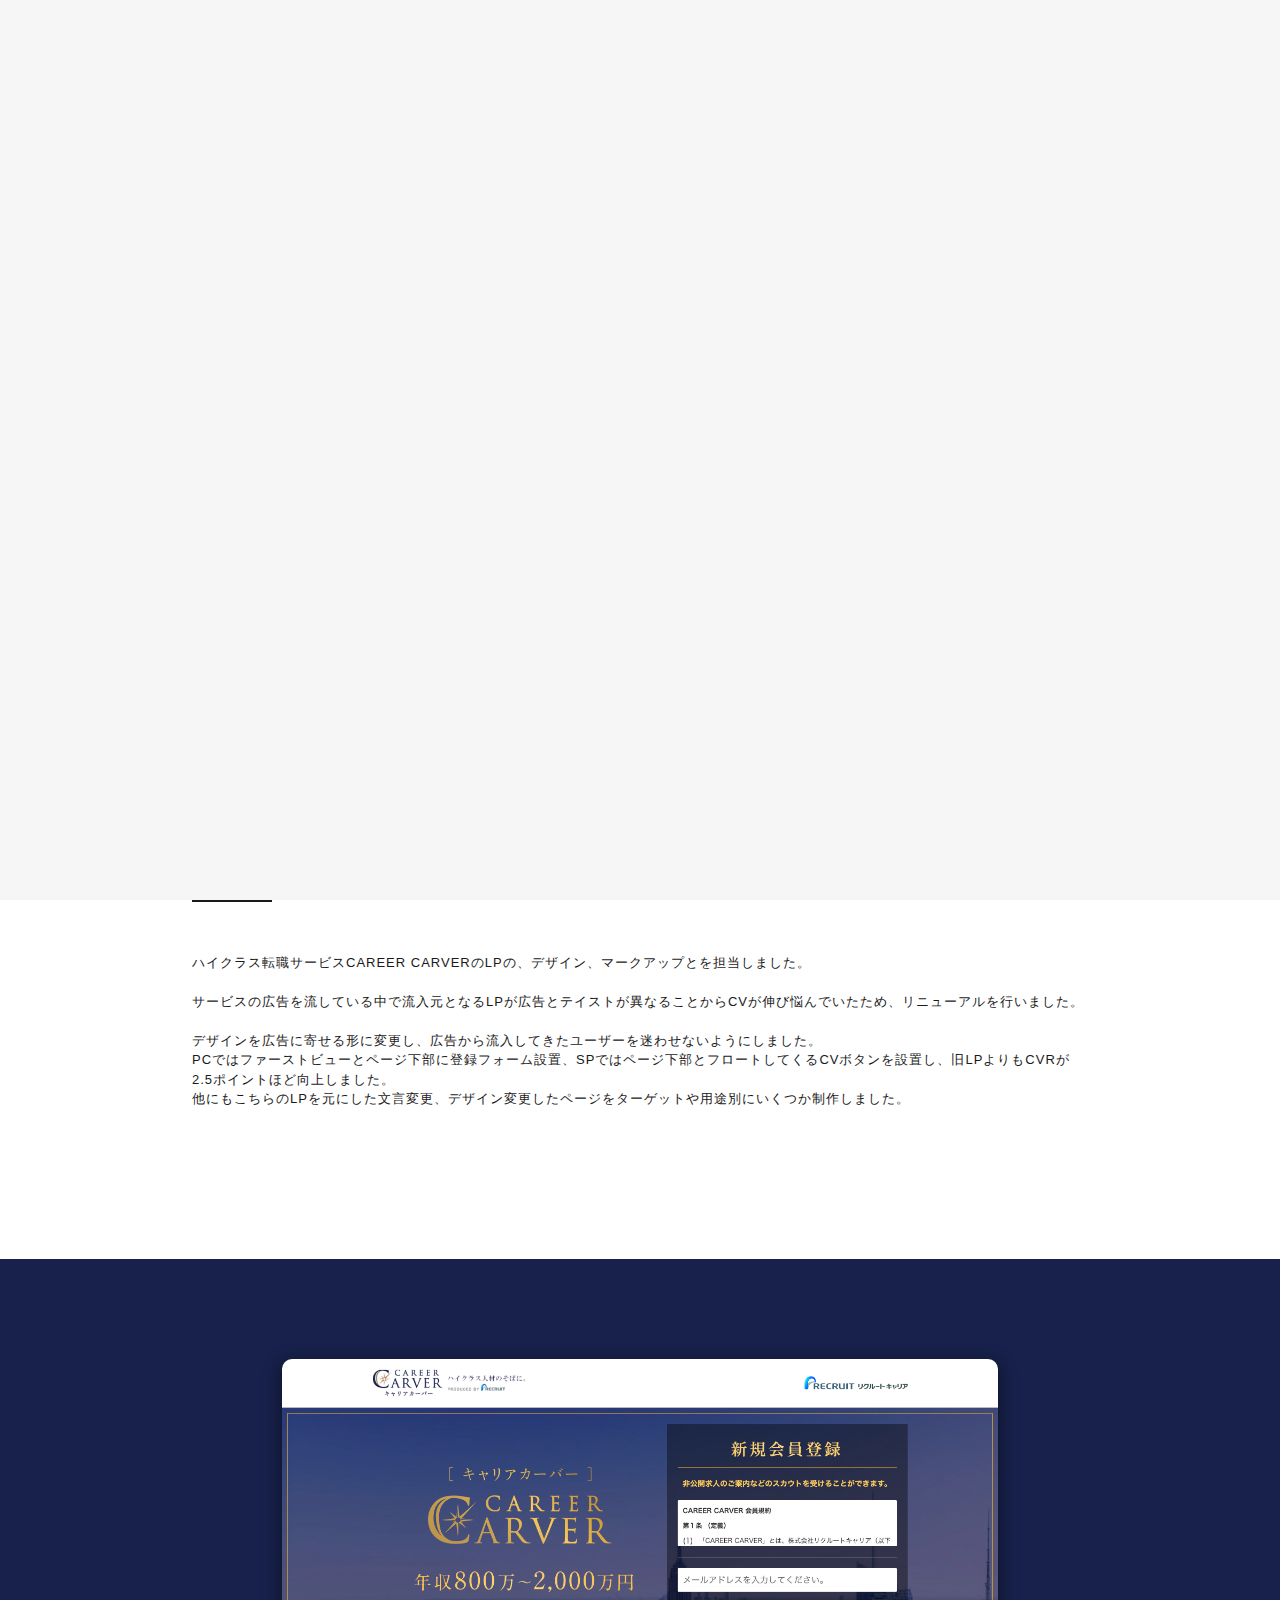
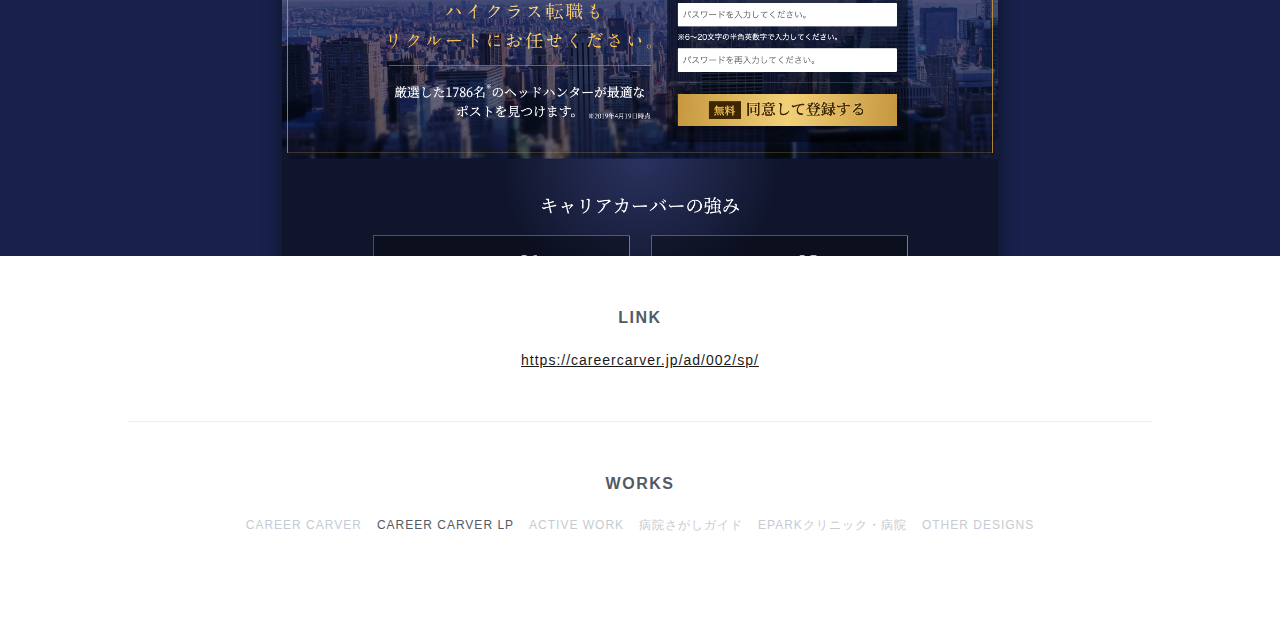
<file: works05.html>
<!DOCTYPE html>

<html>

<head>
  <meta charset="utf-8">
  <meta name="viewport" content="width=device-width, initial-scale=1, maximum-scale=1.0, user-scalable=no">
  <meta name="description" content="">
  <meta name="Keywords" content="">
    <meta name="robots" content="noindex, nofollow">
  <link rel="shortcut icon" type="image/x-icon" href="img/favicon.ico">
  <link rel="stylesheet" href="css/app.css">
  <title>Kei Sakashita | Web Designer at Tokyo.</title>
</head>

<body class="w05">
  <div class="load-paper">
    <div class="first"></div>
    <div class="second"></div>
  </div>

  <header class="l-header">
    <h1 class="m-logo">
      <a href="index.html">
        <span class="m-logotext detail">KEI SAKASHITA | Web Designer at Tokyo.</span>
      </a>
    </h1>
    <a href="#" class="m-aboutLink back">about</a>
  </header>

  <div class="l-workCover">
    <img src="img/w05_MainImg.jpg" class="cover-image">
    <img src="img/arrow.svg" alt="scroll" class="scroll-arrow">
    <div class="l-workCover_info">
      <div class="m-workInfo">
        <h2 class="m-workInfo_title">CAREER CARVER
          <span class="m-WorkInfo_SubTitle">LANDING PAGE</span>
        </h2>
        <p class="m-workInfo_txt">landing Page</p>
      </div>
      <ul class="m-workPage">
        <li class="m-workPage_item">
          <a href="works07.html">← previous</a>
        </li>
        <li class="m-workPage_item">
          <a href="works04.html">next →</a>
        </li>
      </ul>
    </div>
  </div>

  <div class="l-workDetail">
    <ul class="detail-list">
      <li class="detail-list_item">
        <span class="detail-list_item_category">YEAR</span>2019</li>
      <li class="detail-list_item">
        <span class="detail-list_item_category">PERIOD</span>1 Month</li>
      <li class="detail-list_item">
        <span class="detail-list_item_category">TEAM</span>Director 1 / Designer 1</li>
      <li class="detail-list_item">
        <span class="detail-list_item_category">ROLE</span>Web Design / Mark Up</li>
      <li class="detail-list_item">
        <span class="detail-list_item_category">TOOLS</span>Sketch / HTML5 / CSS3 / Javascript</li>    
      </ul>
    <div class="detail-comment">
      <p class="detail-comment_jp">
        ハイクラス転職サービスCAREER CARVERのLPの、デザイン、マークアップとを担当しました。
        <br><br>
        サービスの広告を流している中で流入元となるLPが広告とテイストが異なることからCVが伸び悩んでいたため、リニューアルを行いました。
        <br><br>
        デザインを広告に寄せる形に変更し、広告から流入してきたユーザーを迷わせないようにしました。
        <br>
        PCではファーストビューとページ下部に登録フォーム設置、SPではページ下部とフロートしてくるCVボタンを設置し、旧LPよりもCVRが2.5ポイントほど向上しました。
        <br>
        他にもこちらのLPを元にした文言変更、デザイン変更したページをターゲットや用途別にいくつか制作しました。
      </p>
    </div>
  </div>

  <div class="l-workContent">
    <div class="sp-ViewBox">
      <ul class="sp-ViewList">
        <li class="sp-ViewListItem"><img src="img/w05_SpImg01.png" alt=""></li>
      </ul>
    </div>
    <div class="work-link">
      <h3 class="work-link_title">LINK</h3>
      <p class="work-link_anchor">
        <a href="https://careercarver.jp/ad/002/sp/" target="_blank">https://careercarver.jp/ad/002/sp/</a>
      </p>
    </div>
    <div class="other-link">
      <h3 class="other-link_title">WORKS</h3>
      <ul class="other-link_list">
        <li class="other-link_list_item">
          <a href="works07.html">CAREER CARVER</a>
        </li>
        <li class="other-link_list_item">CAREER CARVER LP</li>
        <li class="other-link_list_item">
          <a href="works04.html">ACTIVE WORK</a>
        </li>
        <li class="other-link_list_item">
          <a href="works03.html">病院さがしガイド</a>
        </li>
        <li class="other-link_list_item">
          <a href="works01.html">EPARKクリニック・病院</a>
        </li>
        <li class="other-link_list_item">
          <a href="works06.html">OTHER DESIGNS</a>
        </li>
      </ul>
    </div>
  </div>

  <script src="https://cdnjs.cloudflare.com/ajax/libs/jquery/2.1.3/jquery.min.js"></script>
</body>

</html>
</file>
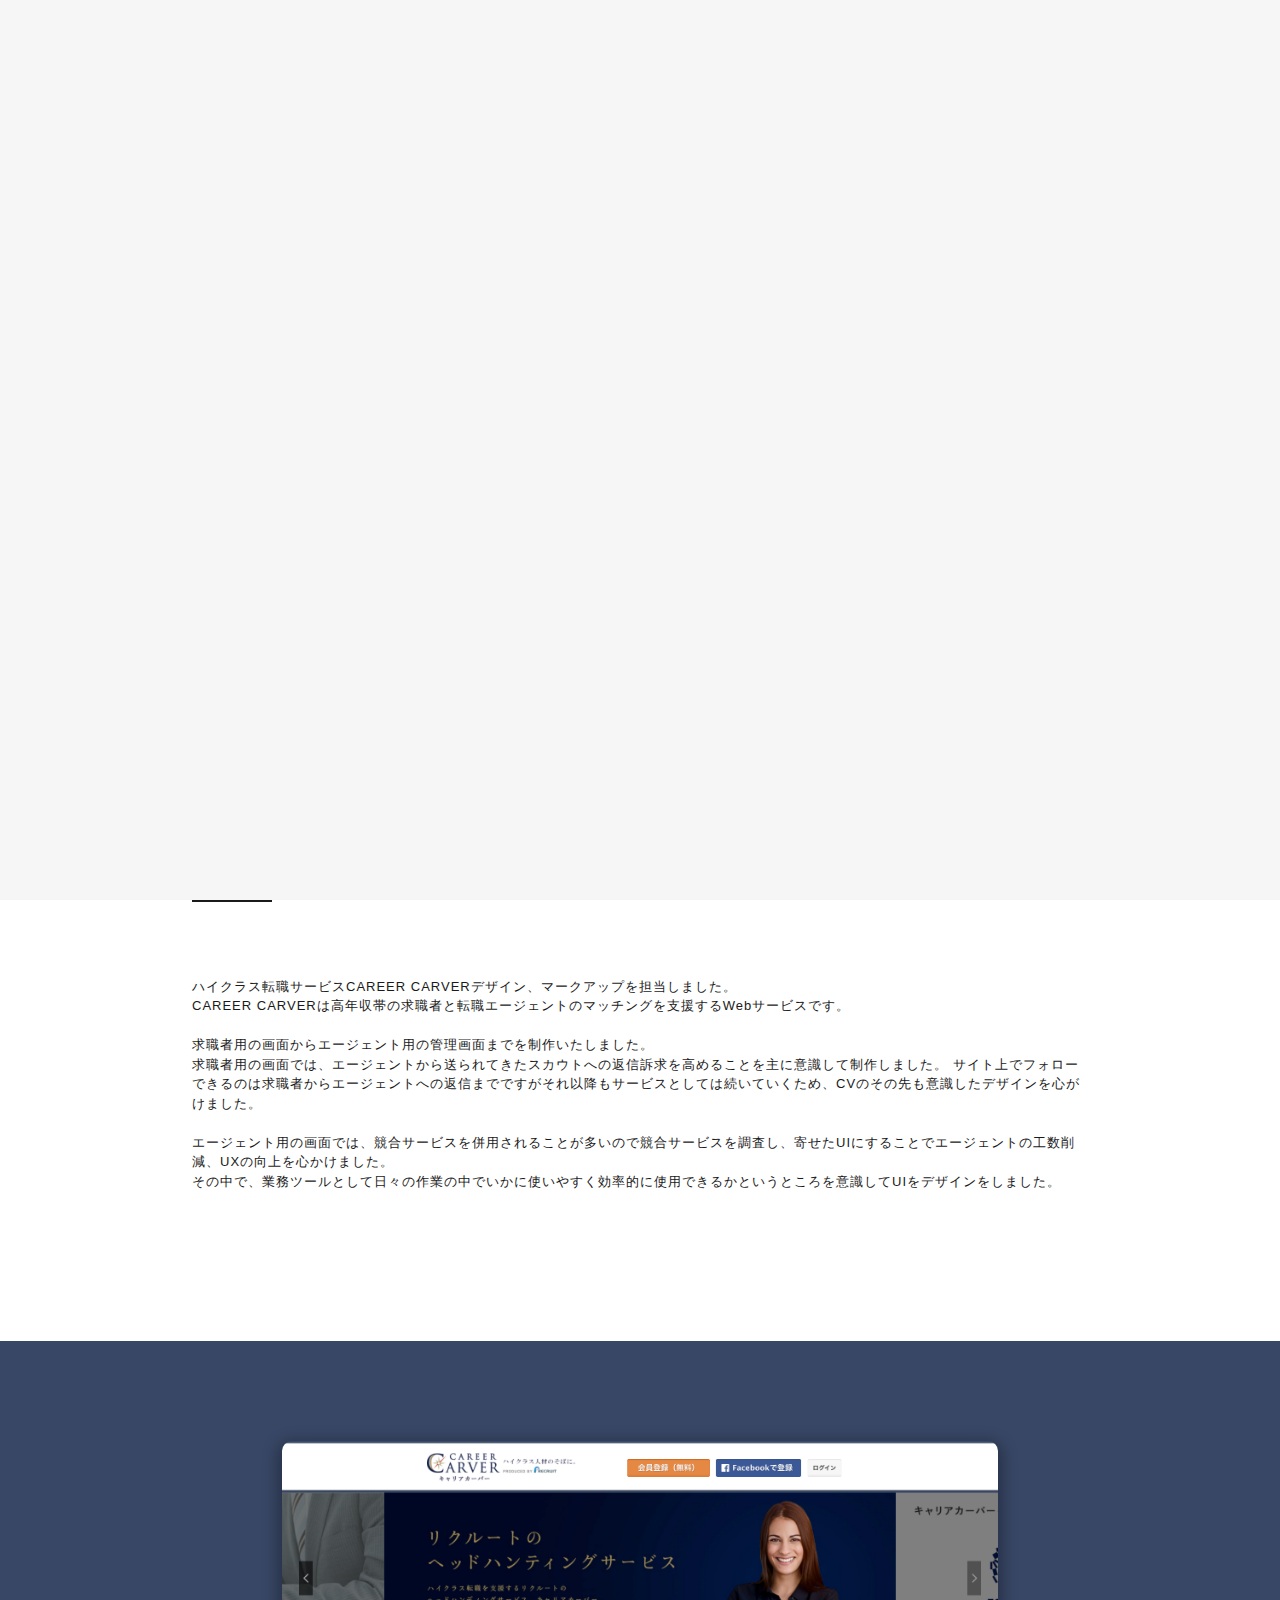
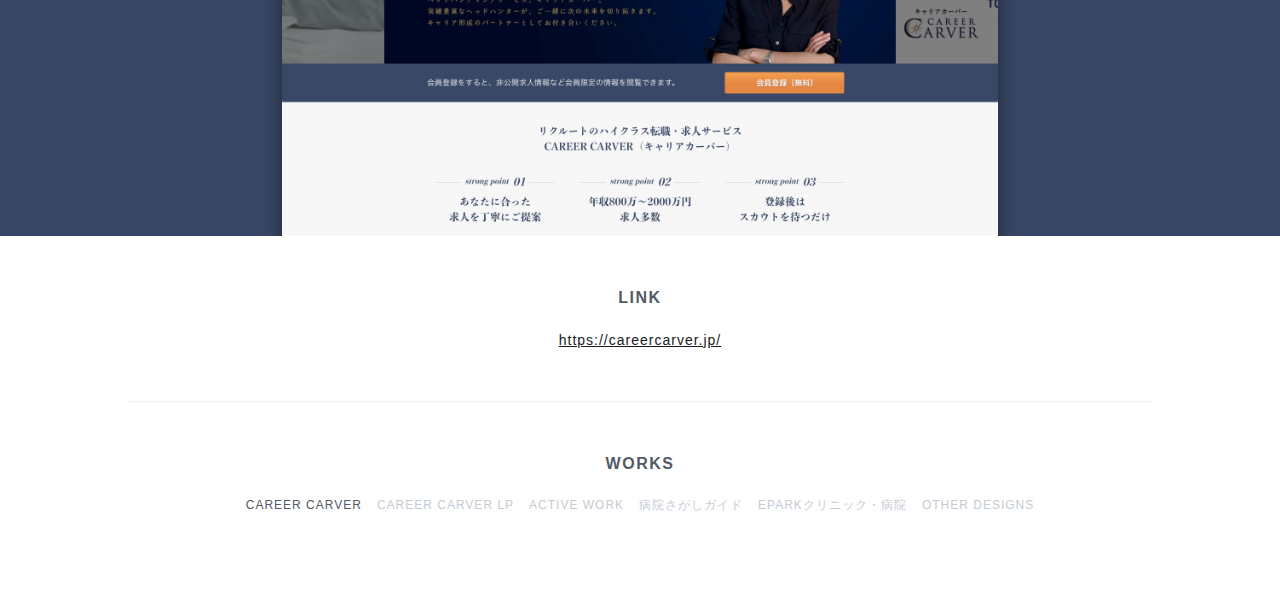
<file: works07.html>
<!DOCTYPE html>

<html>

<head>
  <meta charset="utf-8">
  <meta name="viewport" content="width=device-width, initial-scale=1, maximum-scale=1.0, user-scalable=no">
  <meta name="description" content="">
  <meta name="Keywords" content="">
    <meta name="robots" content="noindex, nofollow">
  <link rel="shortcut icon" type="image/x-icon" href="img/favicon.ico">
  <link rel="stylesheet" href="css/app.css">
  <title>Kei Sakashita | Web Designer at Tokyo.</title>
</head>

<body class="w07">
  <div class="load-paper">
    <div class="first"></div>
    <div class="second"></div>
  </div>

  <header class="l-header">
    <h1 class="m-logo">
      <a href="index.html">
        <span class="m-logotext detail">KEI SAKASHITA | Web Designer at Tokyo.</span>
      </a>
    </h1>
    <a href="#" class="m-aboutLink back">about</a>
  </header>

  <div class="l-workCover">
    <img src="img/w07_MainImg.png" class="cover-image">
    <img src="img/arrow.svg" alt="scroll" class="scroll-arrow">
    <div class="l-workCover_info">
      <div class="m-workInfo">
        <h2 class="m-workInfo_title">CAREER CARVER
        </h2>
        <p class="m-workInfo_txt">web application</p>
      </div>
      <ul class="m-workPage">
        <li class="m-workPage_item">
          <a href="works06.html">← previous</a>
        </li>
        <li class="m-workPage_item">
          <a href="works05.html">next →</a>
        </li>
      </ul>
    </div>
  </div>

  <div class="l-workDetail">
    <ul class="detail-list">
      <li class="detail-list_item">
        <span class="detail-list_item_category">YEAR</span>2019-2021</li>
      <li class="detail-list_item">
        <span class="detail-list_item_category">PERIOD</span>2 Years</li>
      <li class="detail-list_item">
        <span class="detail-list_item_category">TEAM</span>Director 2 / Designer 1 / Engineer 5</li>
      <li class="detail-list_item">
        <span class="detail-list_item_category">ROLE</span>UI Design / Mark Up</li>
      <li class="detail-list_item">
        <span class="detail-list_item_category">TOOLS</span>Sketch / Haml / Sass / jQuery / GitHub / GoogleOptimize</li>    
      </ul>
    <div class="detail-comment">
      <p class="detail-comment_jp">
        ハイクラス転職サービスCAREER CARVERデザイン、マークアップを担当しました。
        <br>
        CAREER CARVERは高年収帯の求職者と転職エージェントのマッチングを支援するWebサービスです。
        <br>
        <br>
        求職者用の画面からエージェント用の管理画面までを制作いたしました。
        <br>
        求職者用の画面では、エージェントから送られてきたスカウトへの返信訴求を高めることを主に意識して制作しました。
        サイト上でフォローできるのは求職者からエージェントへの返信までですがそれ以降もサービスとしては続いていくため、CVのその先も意識したデザインを心がけました。
        <br>
        <br>

        エージェント用の画面では、競合サービスを併用されることが多いので競合サービスを調査し、寄せたUIにすることでエージェントの工数削減、UXの向上を心かけました。
        <br>
        その中で、業務ツールとして日々の作業の中でいかに使いやすく効率的に使用できるかというところを意識してUIをデザインをしました。
      </p>
    </div>
  </div>

  <div class="l-workContent">
    <div class="sp-ViewBox">
      <ul class="sp-ViewList">
        <li class="sp-ViewListItem"><img src="img/w07_SpImg01.png" alt=""></li>
      </ul>
    </div>
    <div class="work-link">
      <h3 class="work-link_title">LINK</h3>
      <p class="work-link_anchor">
        <a href="https://careercarver.jp/" target="_blank">https://careercarver.jp/</a>
      </p>
    </div>
    <div class="other-link">
      <h3 class="other-link_title">WORKS</h3>
      <ul class="other-link_list">
        <li class="other-link_list_item">CAREER CARVER</li>
        <li class="other-link_list_item">
          <a href="works05.html">CAREER CARVER LP</a>
        </li>
        <li class="other-link_list_item">
          <a href="works04.html">ACTIVE WORK</a>
        </li>
        <li class="other-link_list_item">
          <a href="works03.html">病院さがしガイド</a>
        </li>
        <li class="other-link_list_item">
          <a href="works01.html">EPARKクリニック・病院</a>
        </li>
        <li class="other-link_list_item">
          <a href="works06.html">OTHER DESIGNS</a>
        </li>
      </ul>
    </div>
  </div>

  <script src="https://cdnjs.cloudflare.com/ajax/libs/jquery/2.1.3/jquery.min.js"></script>
</body>

</html>
</file>
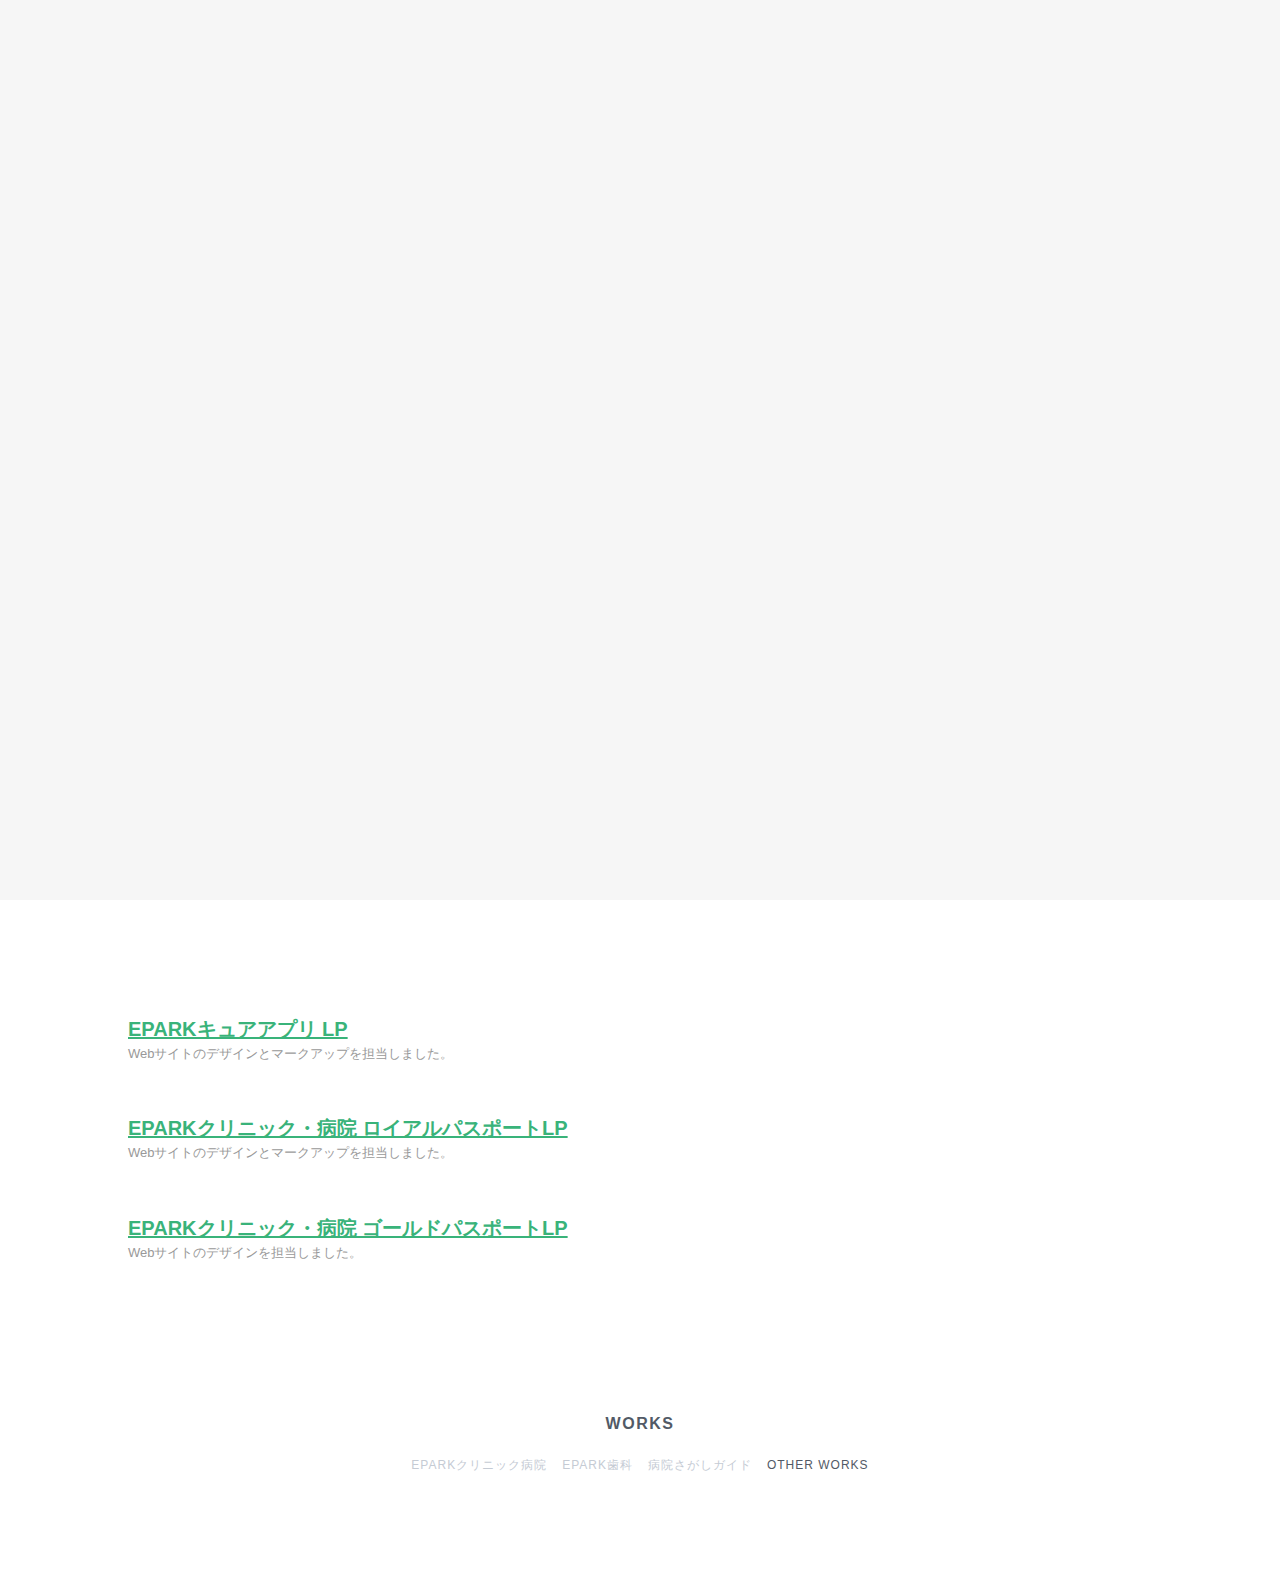
<file: portfolio/other.html>
<!DOCTYPE html>

<html>

<head>
  <meta charset="utf-8">
  <meta name="viewport" content="width=device-width, initial-scale=1, maximum-scale=1.0, user-scalable=no">
  <meta name="description" content="">
  <meta name="Keywords" content="">
  <meta property="og:title" content="">
  <meta property="og:type" content="website">
  <meta property="og:url" content="">
  <meta property="og:image" content="img/fb-ogp.png">
  <meta property="og:site_name" content="K SAKASHITA">
  <link rel="shortcut icon" type="image/x-icon" href="img/favicon.ico">
  <link rel="stylesheet" href="css/app.css">
  <title>Kei Sakashita | Web Designer at Tokyo.</title>
</head>

<body>
  <div class="load-paper">
    <div class="first"></div>
    <div class="second"></div>
  </div>

  <header class="l-header">
    <h1 class="m-logo">
      <a href="index.html">
        <span class="m-logotext detail">KEI SAKASHITA | Web Designer at Tokyo.</span>
      </a>
    </h1>
    <a href="#" class="m-aboutLink back">about</a>
  </header>

  <div class="l-workCover">
    <img src="img/detail-OtherWorks.jpg" class="cover-image">
    <img src="img/arrow.svg" alt="scroll" class="scroll-arrow">
    <div class="l-workCover_info">
      <div class="m-workInfo">
        <h2 class="m-workInfo_title">OTHER WORKS
        </h2>
        <p class="m-workInfo_txt">It is my past work.</p>
      </div>
      <ul class="m-workPage">
        <li class="m-workPage_item">
          <a href="works03.html">← previous</a>
        </li>
        <li class="m-workPage_item">
          <a href="#">next →</a>
        </li>
      </ul>
    </div>
  </div>

  <div class="l-workDetail">
    <ul class="detail-list">
      <li class="detail-list_item">
        <span class="detail-list_item_category">YEAR</span>2016-2018</li>
    </ul>
    <div class="detail-comment">
      <p class="detail-comment_jp">今まで手がけてきた制作物です。</p>
      <p class="detail-comment_en">It is my past work.</p>
    </div>
  </div>

  <div class="l-workContent other">
    <div class="l-workContent_ItemBox">
      <ul class="l-workContent_ItemList">
        <li class="l-workContent_Item">
          <a href="http://fdoc.jp/docs/eparkcure/" target="_blank">EPARKキュアアプリ LP</a>
          <p>Webサイトのデザインとマークアップを担当しました。</p>
        </li>
        <li class="l-workContent_Item">
          <a href="http://fdoc.jp/original61.html" target="_blank">EPARKクリニック・病院 ロイアルパスポートLP</a>
          <p>Webサイトのデザインとマークアップを担当しました。</p>
        </li>
        <li class="l-workContent_Item">
          <a href="http://fdoc.jp/original62.html" target="_blank">EPARKクリニック・病院 ゴールドパスポートLP</a>
          <p>Webサイトのデザインを担当しました。</p>
        </li>
      </ul>
    </div>
    <div class="other-link">
      <h3 class="other-link_title">WORKS</h3>
      <ul class="other-link_list">
        <li class="other-link_list_item active">
          <a href="works01.html">EPARKクリニック病院</a>
        </li>
        <li class="other-link_list_item">
          <a href="works02.html">EPARK歯科</a>
        </li>
        <li class="other-link_list_item active">
          <a href="works03.html">病院さがしガイド</a>
        </li>
        <li class="other-link_list_item active">OTHER WORKS</li>
      </ul>
    </div>
  </div>

  <script src="https://cdnjs.cloudflare.com/ajax/libs/jquery/2.1.3/jquery.min.js"></script>
</body>

</html>
</file>
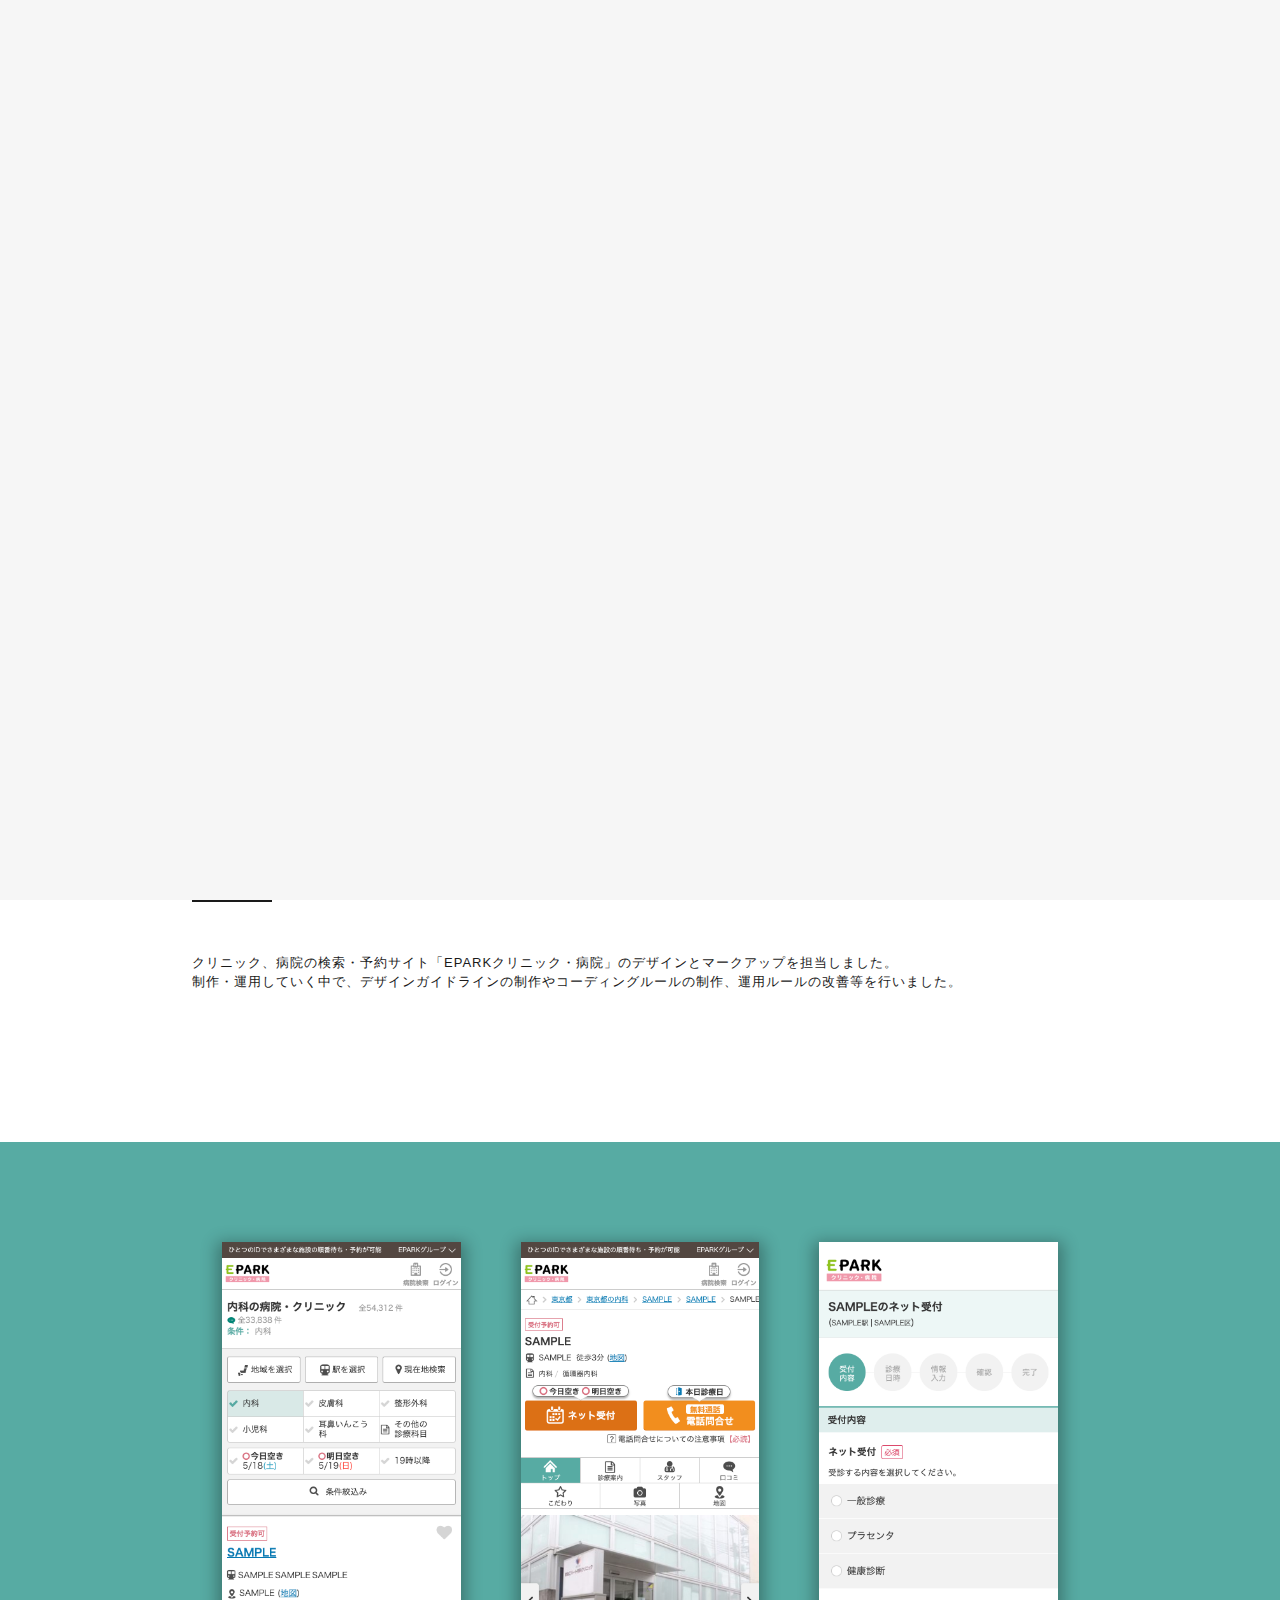
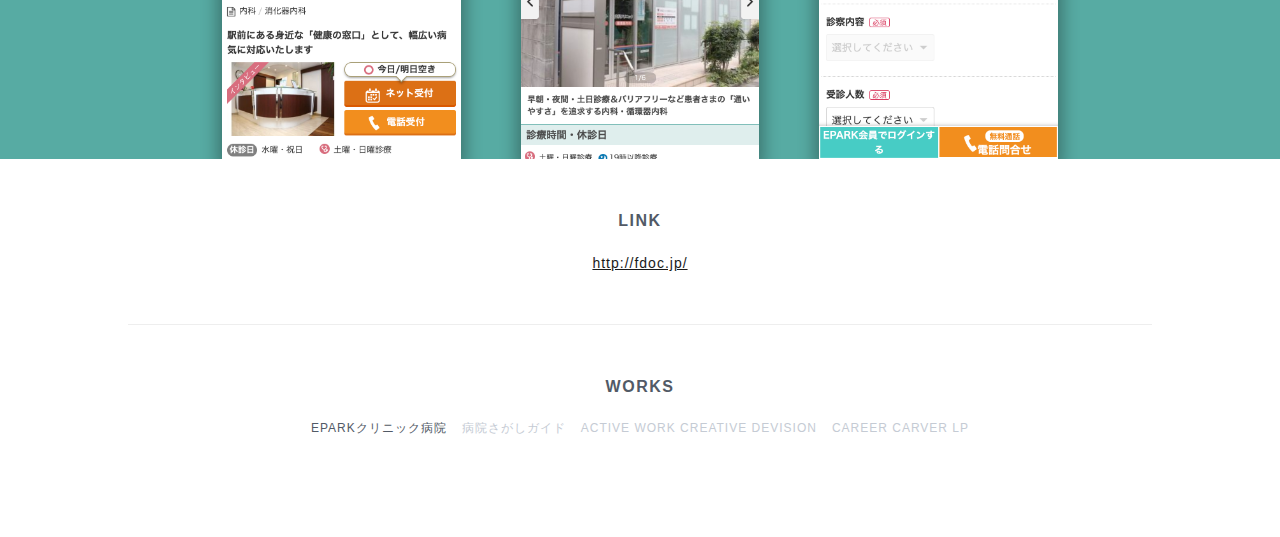
<file: portfolio/works01.html>
<!DOCTYPE html>

<html>

<head>
  <meta charset="utf-8">
  <meta name="viewport" content="width=device-width, initial-scale=1, maximum-scale=1.0, user-scalable=no">
  <meta name="description" content="">
  <meta name="Keywords" content="">
  <meta property="og:title" content="">
  <meta property="og:type" content="website">
  <meta property="og:url" content="">
  <meta property="og:image" content="">
  <meta property="og:site_name" content="KEI SAKASHITA">
  <link rel="shortcut icon" type="image/x-icon" href="img/favicon.ico">
  <link rel="stylesheet" href="css/app.css">
  <title>Kei Sakashita | Web Designer at Tokyo.</title>
</head>

<body class="w01">
  <div class="load-paper">
    <div class="first"></div>
    <div class="second"></div>
  </div>

  <header class="l-header">
    <h1 class="m-logo">
      <a href="index.html">
        <span class="m-logotext detail">KEI SAKASHITA | Web Designer at Tokyo.</span>
      </a>
    </h1>
    <a href="#" class="m-aboutLink back">about</a>
  </header>

  <div class="l-workCover">
    <img src="img/w01_MainImg.jpg" class="cover-image">
    <img src="img/arrow.svg" alt="scroll" class="scroll-arrow">
    <div class="l-workCover_info">
      <div class="m-workInfo">
        <h2 class="m-workInfo_title">EPARK
          <span class="m-WorkInfo_SubTitle">クリニック・病院</span>
        </h2>
        <p class="m-workInfo_txt">EPARK Clinic·Byoin is a web media that can search/reservation clinics and hospitals.
        </p>
      </div>
      <ul class="m-workPage">
        <li class="m-workPage_item">
          <a href="works05.html">← previous</a>
        </li>
        <li class="m-workPage_item">
          <a href="works03.html">next →</a>
        </li>
      </ul>
    </div>
  </div>

  <div class="l-workDetail">
    <ul class="detail-list">
      <li class="detail-list_item">
        <span class="detail-list_item_category">YEAR</span>2016-2018</li>
      <li class="detail-list_item">
        <span class="detail-list_item_category">CATEGORY</span>Potal Site</li>
      <li class="detail-list_item">
        <span class="detail-list_item_category">PRODUCE</span>EPARK Medical</li>
    </ul>
    <div class="detail-comment">
      <p class="detail-comment_jp">
        クリニック、病院の検索・予約サイト「EPARKクリニック・病院」のデザインとマークアップを担当しました。<br>制作・運用していく中で、デザインガイドラインの制作やコーディングルールの制作、運用ルールの改善等を行いました。
      </p>
    </div>
  </div>

  <div class="l-workContent">
    <div class="sp-ViewBox">
      <ul class="sp-ViewList">
        <li class="sp-ViewListItem"><img src="img/w01_SpImg01.png" alt=""></li>
        <li class="sp-ViewListItem"><img src="img/w01_SpImg02.png" alt=""></li>
        <li class="sp-ViewListItem"><img src="img/w01_SpImg03.png" alt=""></li>
      </ul>
    </div>
    <div class="work-link">
      <h3 class="work-link_title">LINK</h3>
      <p class="work-link_anchor">
        <a href="http://fdoc.jp/" target="_blank">http://fdoc.jp/</a>
      </p>
    </div>
    <div class="other-link">
      <h3 class="other-link_title">WORKS</h3>
      <ul class="other-link_list">
        <li class="other-link_list_item">EPARKクリニック病院</li>
        <li class="other-link_list_item">
          <a href="works03.html">病院さがしガイド</a>
        </li>
        <li class="other-link_list_item">
          <a href="works04.html">ACTIVE WORK CREATIVE DEVISION</a>
        </li>
        <li class="other-link_list_item">
          <a href="works05.html">CAREER CARVER LP</a>
        </li>
      </ul>
    </div>
  </div>

  <script src="https://cdnjs.cloudflare.com/ajax/libs/jquery/2.1.3/jquery.min.js"></script>
</body>

</html>
</file>
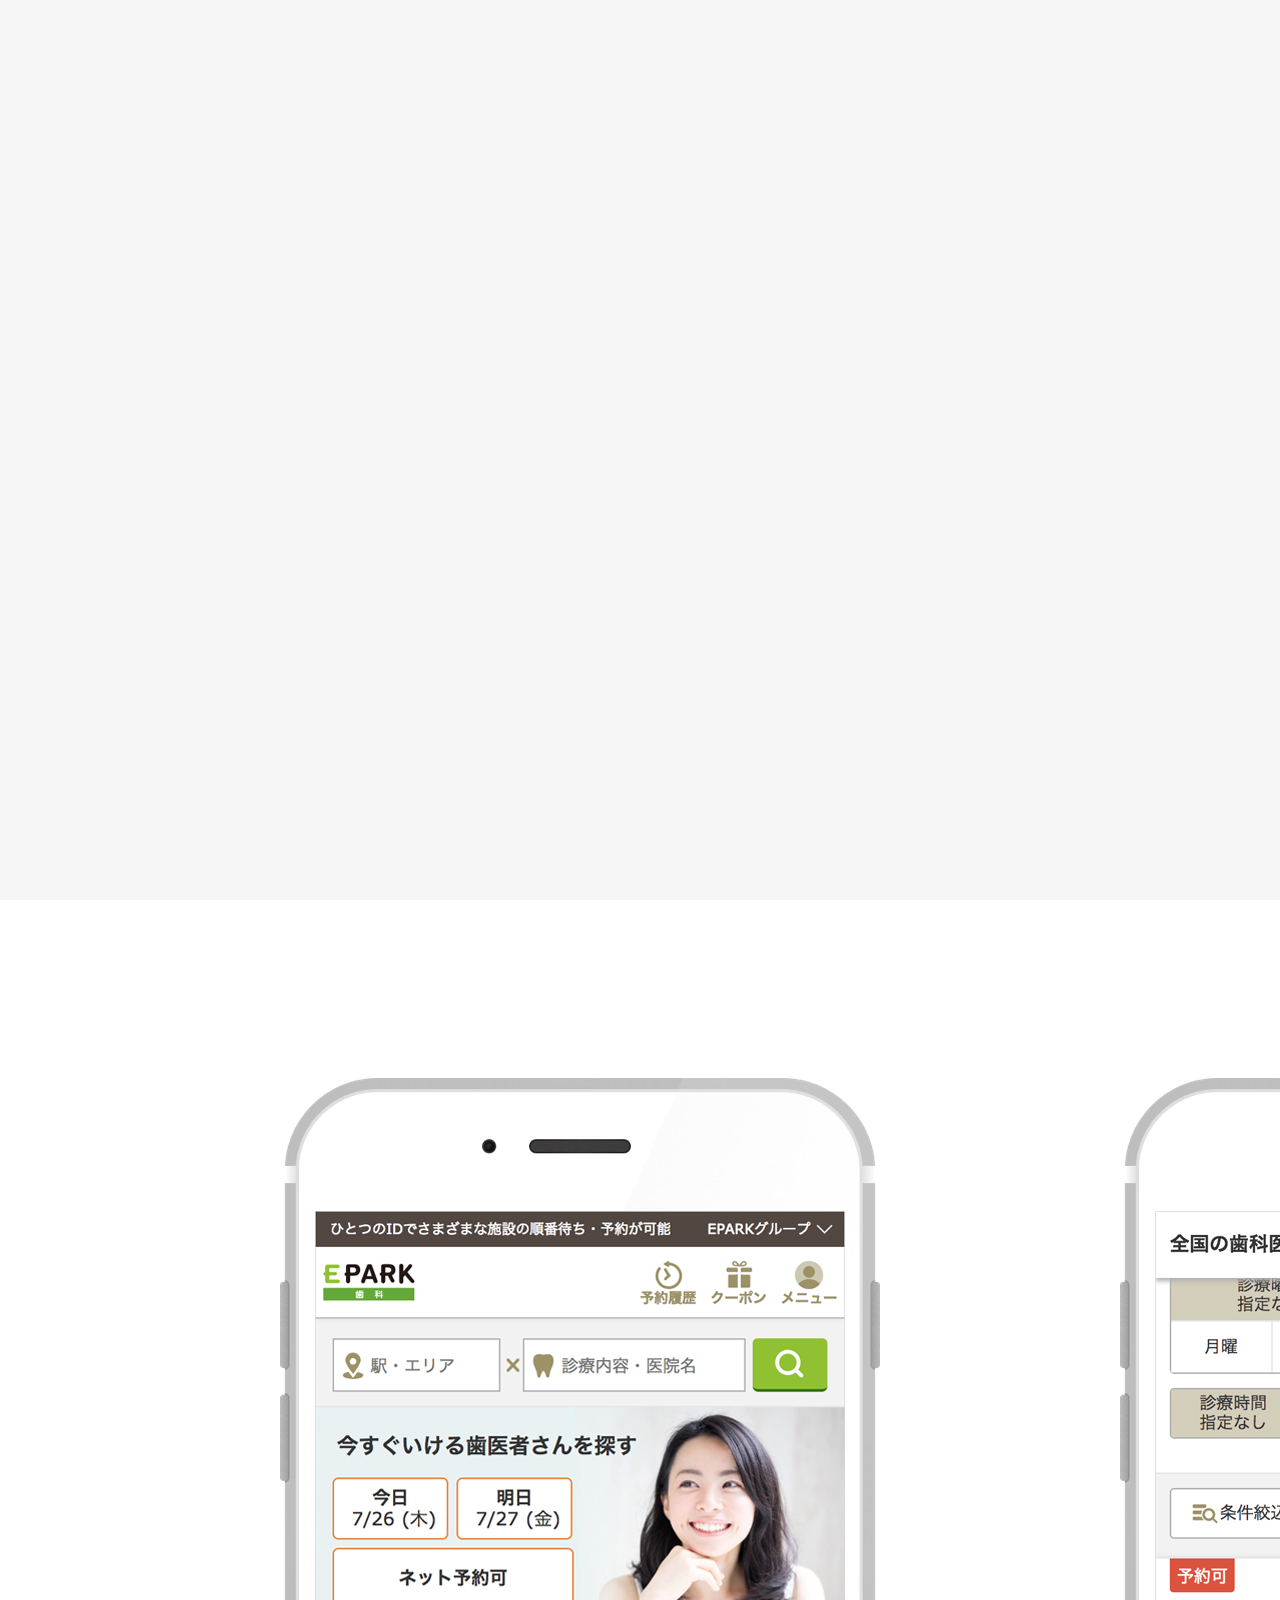
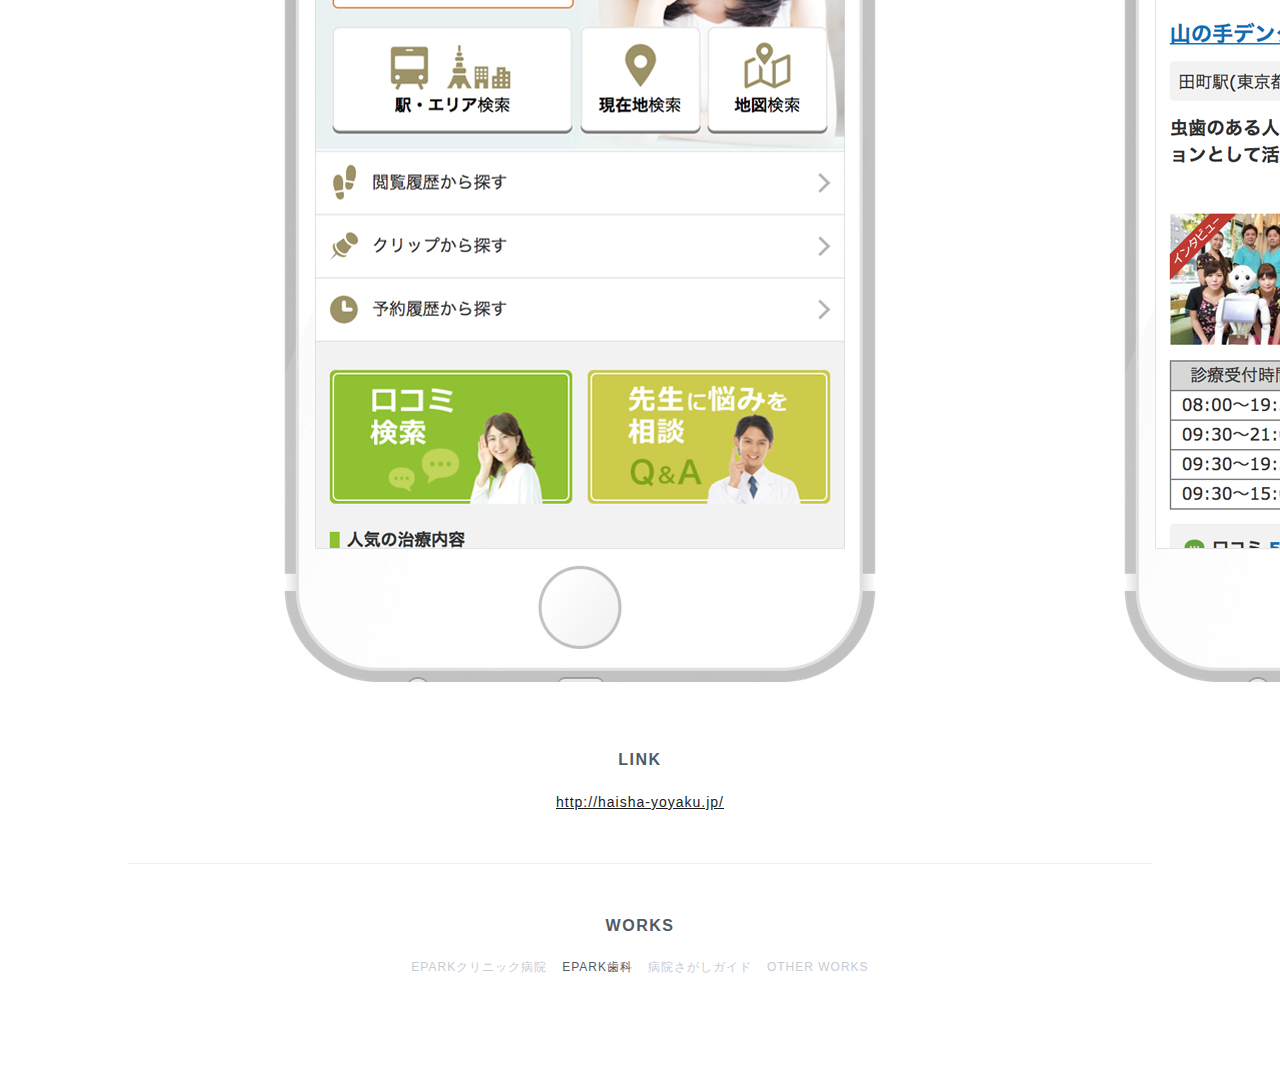
<file: portfolio/works02.html>
<!DOCTYPE html>

<html>

<head>
  <meta charset="utf-8">
  <meta name="viewport" content="width=device-width, initial-scale=1, maximum-scale=1.0, user-scalable=no">
  <meta name="description" content="">
  <meta name="Keywords" content="">
  <meta property="og:title" content="">
  <meta property="og:type" content="website">
  <meta property="og:url" content="">
  <meta property="og:image" content="img/fb-ogp.png">
  <meta property="og:site_name" content="K SAKASHITA">
  <link rel="shortcut icon" type="image/x-icon" href="img/favicon.ico">
  <link rel="stylesheet" href="css/app.css">
  <title>Kei Sakashita | Web Designer at Tokyo.</title>
</head>

<body>
  <div class="load-paper">
    <div class="first"></div>
    <div class="second"></div>
  </div>

  <header class="l-header">
    <h1 class="m-logo">
      <a href="index.html">
        <span class="m-logotext detail">KEI SAKASHITA | Web Designer at Tokyo.</span>
      </a>
    </h1>
    <a href="#" class="m-aboutLink back">about</a>
  </header>

  <div class="l-workCover">
    <img src="img/detail-EparkS.jpg" class="cover-image">
    <img src="img/arrow.svg" alt="scroll" class="scroll-arrow">
    <div class="l-workCover_info">
      <div class="m-workInfo">
        <h2 class="m-workInfo_title">EPARK
          <span class="m-WorkInfo_SubTitle">歯科</span>
        </h2>
        <p class="m-workInfo_txt">EPARK Shika is a web media that can search/reservation Dentist.</p>
      </div>
      <ul class="m-workPage">
        <li class="m-workPage_item">
          <a href="works01.html">← previous</a>
        </li>
        <li class="m-workPage_item">
          <a href="works03.html">next →</a>
        </li>
      </ul>
    </div>
  </div>

  <div class="l-workDetail">
    <ul class="detail-list">
      <li class="detail-list_item">
        <span class="detail-list_item_category">YEAR</span>2016</li>
      <li class="detail-list_item">
        <span class="detail-list_item_category">CATEGORY</span>web media</li>
      <li class="detail-list_item">
        <span class="detail-list_item_category">PRODUCE</span>Empower Healthcare</li>
    </ul>
    <div class="detail-comment">
      <p class="detail-comment_jp">歯医者の検索・予約サイト「EPARK歯科」のデザインとマークアップを担当しました。</p>
      <p class="detail-comment_en">I was in charge of the design and markup of the dental search/reservation site
        "EPARK Shika".</p>
    </div>
  </div>

  <div class="l-workContent">
    <img src="img/sp-MockUp_EparkS.jpg" alt="" class="l-workContent_image">
    <div class="work-link">
      <h3 class="work-link_title">LINK</h3>
      <p class="work-link_anchor">
        <a href="http://haisha-yoyaku.jp/" target="_blank">http://haisha-yoyaku.jp/</a>
      </p>
    </div>
    <div class="other-link">
      <h3 class="other-link_title">WORKS</h3>
      <ul class="other-link_list">
        <li class="other-link_list_item">
          <a href="works01.html">EPARKクリニック病院</a>
        </li>
        <li class="other-link_list_item">EPARK歯科</li>
        <li class="other-link_list_item">
          <a href="works03.html">病院さがしガイド</a>
        </li>
        <li class="other-link_list_item">
          <a href="other.html">OTHER WORKS</a>
        </li>
      </ul>
    </div>
  </div>

  <script src="https://cdnjs.cloudflare.com/ajax/libs/jquery/2.1.3/jquery.min.js"></script>
</body>

</html>
</file>
<file: css/app.css>
/* ==========================================================================
   Libraly - 外部からインストールしたライブラリ
   ========================================================================== */
.l-carousel {
  position: absolute;
  top: 50%;
  left: 50%;
  -webkit-transform: translate(-50%, -50%);
  transform: translate(-50%, -50%);
}

.carousel-block {
  position: relative;
  margin: 0 20px;
  -webkit-transition: .4s ease all;
  transition: .4s ease all;
  -webkit-transform: scale(.8);
  transform: scale(.8);
  opacity: .5;
}

.carousel-block_anchor {
  position: relative;
  display: block;
}

.active .carousel-block {
  -webkit-transform: scale(1);
  transform: scale(1);
  opacity: 1;
  box-shadow: none;
}

.active .carousel-block:hover:before {
  opacity: .5;
}

.active .carousel-block:hover p {
  letter-spacing: 10px;
}

.owl-carousel .owl-item img {
  position: relative;
  -webkit-transition: all 300ms ease-in-out;
  transition: all 300ms ease-in-out;
  border-radius: 4px;
}

@media (max-width: 1000px) {
  .carousel-block {
    margin: 0;
    -webkit-transform: scale(.9);
    transform: scale(.9);
  }
}

@media (max-width: 414px) {
  .carousel-block_anchor {
    display: block;
    height: 460px;
  }

  .carousel-block_anchor img {
    width: 100%;
    height: 100%;
    -o-object-fit: cover;
    object-fit: cover;
  }
}

@media (max-width: 375px) {
  .carousel-block_anchor {
    display: block;
    height: 390px;
  }
}

@media (max-width: 320px) {
  .carousel-block_anchor {
    display: block;
    height: 320px;
  }
}

.owl-prev {
  position: absolute;
  top: 0;
  left: 0;
  display: -webkit-box;
  display: -ms-flexbox;
  display: flex;
  -webkit-box-align: center;
  align-items: center;
  -ms-flex-align: center;
  width: 15%;
  height: 100%;
  padding-left: 40px;
  -webkit-transition: all 300ms ease-in-out;
  transition: all 300ms ease-in-out;
  letter-spacing: 2px;
  opacity: .6;
}

.owl-prev:hover {
  -webkit-transform: translateX(-10px);
  transform: translateX(-10px);
}

.owl-next {
  position: absolute;
  top: 45%;
  top: 0;
  right: 0;
  display: -webkit-box;
  display: -ms-flexbox;
  display: flex;
  -webkit-box-align: center;
  align-items: center;
  -ms-flex-align: center;
  -webkit-box-pack: end;
  -ms-flex-pack: end;
  justify-content: flex-end;
  width: 15%;
  height: 100%;
  padding-right: 40px;
  -webkit-transition: all 300ms ease-in-out;
  transition: all 300ms ease-in-out;
  letter-spacing: 2px;
  opacity: .6;
}

.owl-next:hover {
  -webkit-transform: translateX(10px);
  transform: translateX(10px);
}

@media (max-width: 768px) {

  .owl-next,
  .owl-prev,
  .owl-dots {
    display: none !important;
  }
}

.owl-dots {
  position: absolute;
  bottom: -60px;
  display: -webkit-box;
  display: -ms-flexbox;
  display: flex;
  -webkit-box-pack: center;
  -ms-flex-pack: center;
  justify-content: center;
  width: 100%;
}

.owl-dot {
  width: 1px;
  height: 16px;
  margin: 4px;
  background: #000;
}

.active.owl-dot {
  width: 2px;
}

.owl-item {
  -webkit-animation: carouselAnime 2s cubic-bezier(.23, 1, .32, 1) 2500ms both;
  animation: carouselAnime 2s cubic-bezier(.23, 1, .32, 1) 2500ms both;
}

@-webkit-keyframes carouselAnime {
  0% {
    -webkit-transform: translateX(-100px);
    transform: translateX(-100px);
    opacity: 0;
  }

  100% {
    -webkit-transform: translateX(0px);
    transform: translateX(0px);
  }
}

@keyframes carouselAnime {
  0% {
    -webkit-transform: translateX(-100px);
    transform: translateX(-100px);
    opacity: 0;
  }

  100% {
    -webkit-transform: translateX(0px);
    transform: translateX(0px);
  }
}

/* ==========================================================================
   Foundation - プロジェクトの基本スタイル
   ========================================================================== */
/* sanitize.stylus v2.0.0 | CC0 1.0 Public Domain | github.com/sotayamashita/sanitize.stylus */
:root {
  overflow-y: scroll;
  -ms-overflow-style: -ms-autohiding-scrollbar;
  -webkit-text-size-adjust: 100%;
}

audio:not([controls]) {
  display: none;
}

button {
  overflow: visible;
}

details {
  display: block;
}

input[type='number'] {
  width: auto;
}

input[type='search'] {
  -webkit-appearance: textfield;
}

input::-webkit-search-cancel-button,
input::-webkit-search-decoration {
  -webkit-appearance: none;
}

main {
  display: block;
}

summary {
  display: block;
}

pre {
  overflow: auto;
}

progress {
  display: inline-block;
}

small {
  font-size: 75%;
}

template {
  display: none;
}

textarea {
  overflow: auto;
}

[hidden] {
  display: none;
}

*,
::before,
::after {
  box-sizing: inherit;
}

* {
  font-size: inherit;
  line-height: inherit;
}

::before,
::after {
  vertical-align: inherit;
  text-decoration: inherit;
}

*,
::before,
::after {
  border-width: 0;
  border-style: solid;
}

* {
  margin: 0;
  padding: 0;
}

:root {
  font: 100%/1.5 sans-serif;
  box-sizing: border-box;
  cursor: default;
  text-rendering: optimizeLegibility;
}

html {
  color: #000;
  background-color: #fff;
}

a {
  text-decoration: none;
}

audio,
canvas,
iframe,
img,
svg,
video {
  vertical-align: middle;
}

button,
input,
select,
textarea {
  background-color: transparent;
}

button,
input,
select,
textarea {
  font-family: inherit;
  font-weight: inherit;
  font-style: inherit;
  color: inherit;
}

button,
[type='button'],
[type='date'],
[type='datetime'],
[type='datetime-local'],
[type='email'],
[type='month'],
[type='number'],
[type='password'],
[type='reset'],
[type='search'],
[type='submit'],
[type='tel'],
[type='text'],
[type='time'],
[type='url'],
[type='week'],
select,
textarea {
  min-height: 1.5;
}

code,
kbd,
pre,
samp {
  font-family: inherit;
}

nav ol,
nav ul {
  list-style: none;
}

select {
  -moz-appearance: none;
  -webkit-appearance: none;
}

select::-ms-expand {
  display: none;
}

select::-ms-value {
  color: currentColor;
}

li {
  list-style: none;
}

table {
  border-spacing: 0;
  border-collapse: collapse;
}

textarea {
  resize: vertical;
}

::-moz-selection {
  color: #4c2b03;
  background-color: #b3d4fc;
  text-shadow: none;
}

::selection {
  color: #4c2b03;
  background-color: #b3d4fc;
  text-shadow: none;
}

[aria-busy='true'] {
  cursor: progress;
}

[aria-controls] {
  cursor: pointer;
}

[aria-disabled] {
  cursor: default;
}

[hidden][aria-hidden='false'] {
  position: absolute;
  display: inherit;
  clip: rect(0 0 0 0);
}

[hidden][aria-hidden='false']:focus {
  clip: auto;
}

body {
  font-family: 'Asap', 'Avenir Next', Verdana, 'ヒラギノ角ゴ Pro W3', 'Hiragino Kaku Gothic Pro', 'Lucida Grande', 'Meiryo', 'メイリオ', 'ＭＳ Ｐゴシック', sans-serif;
  overflow: hidden;
  color: #1a1a1a;
}

a {
  text-decoration: underline;
  color: #1a1a1a;
}

.m-aboutLink {
  font-size: 12px;
  text-decoration: underline;
}

/* ==========================================================================
   Layout - プロジェクト共通のレイアウトパターン
   ========================================================================== */
.l-header {
  position: absolute;
  z-index: 20;
  top: 30px;
  display: -webkit-box;
  display: -ms-flexbox;
  display: flex;
  -webkit-box-align: center;
  align-items: center;
  -ms-flex-align: center;
  -webkit-box-pack: justify;
  -ms-flex-pack: justify;
  justify-content: space-between;
  width: 100%;
}

.m-logo {
  margin: 0 0 0 40px;
}

.m-logo a {
  text-decoration: none;
}

.m-logo .m-logotext.detail {
  color: #fff;
}

@media all and (max-width: 768px) {
  .m-logo {
    margin: 0 0 0 20px;
  }
}

.m-aboutLink {
  display: none;
  margin: 0 40px 0 0;
}

@media all and (max-width: 768px) {
  .m-aboutLink {
    margin: 0 20px 0 0;
  }
}

.back {
  color: #fff;
}

.headerAnime {
  -webkit-animation: headerAnime 1s cubic-bezier(.23, 1, .32, 1) 3500ms both;
  animation: headerAnime 1s cubic-bezier(.23, 1, .32, 1) 3500ms both;
}

@-webkit-keyframes headerAnime {
  0% {
    -webkit-transform: translateY(-50px);
    transform: translateY(-50px);
    opacity: 0;
  }

  100% {
    -webkit-transform: translateX(0px);
    transform: translateX(0px);
    opacity: 1;
  }
}

@keyframes headerAnime {
  0% {
    -webkit-transform: translateY(-50px);
    transform: translateY(-50px);
    opacity: 0;
  }

  100% {
    -webkit-transform: translateX(0px);
    transform: translateX(0px);
    opacity: 1;
  }
}

.l-about {
  display: -webkit-box;
  display: -ms-flexbox;
  display: flex;
  overflow: hidden;
}

@media all and (max-width: 768px) {
  .l-about {
    -ms-flex-wrap: wrap;
    flex-wrap: wrap;
  }
}

.l-about .m-about-info {
  position: relative;
  width: 50%;
  height: 100vh;
}

@media all and (max-width: 768px) {
  .l-about .m-about-info {
    -webkit-box-ordinal-group: 3;
    -ms-flex-order: 2;
    order: 2;
    width: 100%;
    height: 100%;
    margin: 0 0 30px 0;
  }
}

.l-about .about-bg {
  position: relative;
  width: 50%;
  height: 100vh;
  background: url('../img/about-bg.jpg');
  background-position: 50% center;
  background-size: cover;
}

@media all and (max-width: 768px) {
  .l-about .about-bg {
    -webkit-box-ordinal-group: 2;
    -ms-flex-order: 1;
    order: 1;
    width: 100%;
    height: 90vh;
  }
}

.l-about .about-bg .large-name {
  font-size: 160px;
  font-weight: 900;
  font-style: italic;
  position: absolute;
  bottom: 60px;
  left: -575px;
  white-space: nowrap;
  letter-spacing: 30px;
  color: #f5f5f5;
}

@media all and (max-width: 768px) {
  .l-about .about-bg .large-name {
    display: none;
  }
}

.l-about .about-bg .cover-txt {
  font-size: 22px;
  font-weight: 600;
  line-height: 36px;
  position: absolute;
  bottom: 40px;
  left: 20px;
  letter-spacing: 1.5px;
  color: #fff;
  text-shadow: 0 1px 5px rgba(0, 0, 0, .5);
}

@media all and (min-width: 769px) {
  .l-about .about-bg .cover-txt {
    display: none;
  }
}

.l-about .about-bg .scroll-arrow {
  position: absolute;
  right: 30px;
  bottom: 40px;
}

@media all and (min-width: 769px) {
  .l-about .about-bg .scroll-arrow {
    display: none;
  }
}

.m-catchCopy {
  position: absolute;
  z-index: 3;
  top: 50%;
  left: 45%;
  width: 460px;
  -webkit-transform: translate(-45%, -50%);
  transform: translate(-45%, -50%);
}

@media all and (max-width: 768px) {
  .m-catchCopy {
    position: static;
    top: 0;
    left: 0;
    width: 90%;
    margin: 50px auto 0;
    -webkit-transform: translateY(0%);
    transform: translateY(0%);
  }
}

.m-catchCopy .section-title {
  font-size: 12px;
  font-weight: 600;
  margin: 0 0 30px 0;
  text-align: center;
  letter-spacing: 1px;
  color: #525a66;
}

.m-catchCopy_title {
  font-size: 30px;
  margin: 0 0 14px 0;
  letter-spacing: 1px;
}

@media all and (max-width: 768px) {
  .m-catchCopy_title {
    display: none;
  }
}

.m-catchCopy_txt {
  font-size: 12px;
  width: 400px;
  margin: 0 0 20px 0;
}

@media all and (max-width: 768px) {
  .m-catchCopy_txt {
    width: 100%;
    margin: 0 0 30px 0;
  }
}

.m-catchCopy_txt:before {
  font-size: 40px;
  font-weight: 900;
  font-style: italic;
  position: absolute;
  z-index: -1;
  top: 65px;
  left: 30px;
  content: 'Kei Sakashita';
  white-space: nowrap;
  letter-spacing: 7px;
  color: #f5f5f5;
}

@media all and (min-width: 769px) {
  .m-catchCopy_txt:before {
    display: none;
  }
}

.m-snsList {
  display: -webkit-box;
  display: -ms-flexbox;
  display: flex;
  margin: 0 0 20px 0;
  list-style: none;
}

@media all and (max-width: 768px) {
  .m-snsList {
    margin: 0 0 30px 0;
  }
}

.m-snsList_item {
  font-size: 12px;
  font-weight: 600;
  margin: 0 16px 0 0;
}

.m-snsList_item a {
  text-decoration: none;
}

.m-workEx {
  list-style: none;
}

@media all and (max-width: 768px) {
  .m-workEx {
    margin: 0 0 30px 0;
    padding-bottom: 30px;
    border-bottom: 1px solid #eee;
  }
}

.m-workEx_item {
  font-size: 12px;
  margin: 0 0 12px 0;
}

.m-workEx_item:last-child {
  margin: 0 0 0 0;
}

.m-workEx_item_year {
  font-size: 12px;
  font-weight: 600;
  display: block;
  letter-spacing: 1px;
}

.m-workList {
  font-size: 12px;
  list-style: none;
}

.m-workList li {
  margin: 0 0 10px 0;
}

.m-workList li a {
  text-decoration: none;
}

.l-workCover {
  position: relative;
  width: 100%;
  padding: 100px 0;
}

.w01 .l-workCover,
.w01 .sp-ViewBox {
  background: #57aba3;
}

.w03 .l-workCover,
.w03 .sp-ViewBox {
  background: #ff5f7e;
}

.w04 .l-workCover,
.w04 .sp-ViewBox {
  background: linear-gradient(90deg, #00C0D0, #1C41A3);
}

.w05 .l-workCover,
.w05 .sp-ViewBox {
  background: #17214b;
}

.w06 .l-workCover {
  background: #cec4b6;
}

.w06 .sp-ViewBox {
  background: #d0c4b4;
}

.w06 .sp-ViewListItem {
  margin: 0 auto;
}

.w07 .l-workCover,
.w07 .sp-ViewBox {
  background: #384766;
}

@media all and (max-width: 768px) {
  .l-workCover {
    height: 90vh;
  }
}

@media all and (max-width: 768px) {
  .l-workCover .cover-image {
    width: 130%;
    margin: 0 0 0 -55px;
  }
}

.l-workCover .scroll-arrow {
  position: absolute;
  right: 30px;
  bottom: 40px;
}

@media all and (min-width: 769px) {
  .l-workCover .scroll-arrow {
    display: none;
  }
}

.l-workCover_info {
  position: absolute;
  bottom: 50px;
  left: 50%;
  display: -webkit-box;
  display: -ms-flexbox;
  display: flex;
  -webkit-box-align: end;
  align-items: flex-end;
  -ms-flex-align: end;
  -webkit-box-pack: justify;
  -ms-flex-pack: justify;
  justify-content: space-between;
  width: 90%;
  -webkit-transform: translateX(-50%);
  transform: translateX(-50%);
}

@media all and (max-width: 768px) {
  .l-workCover_info {
    bottom: 40px;
  }
}

.l-workCover_info .m-workInfo_title {
  font-size: 40px;
  margin-bottom: -5px;
  letter-spacing: 7px;
  color: #fff;
}

@media all and (max-width: 768px) {
  .l-workCover_info .m-workInfo_title {
    font-size: 30px;
    letter-spacing: 6px;
  }
}

.m-WorkInfo_SubTitle {
  font-size: 20px;
  font-weight: normal;
}

.l-workCover_info .m-workInfo_txt {
  font-size: 14px;
  letter-spacing: 1px;
  opacity: .5;
  color: #fff;
}

@media all and (max-width: 768px) {
  .l-workCover_info .m-workInfo_txt {
    font-size: 11px;
    width: 240px;
  }
}

.l-workCover_info .m-workPage {
  font-size: 12px;
  display: -webkit-box;
  display: -ms-flexbox;
  display: flex;
  list-style: none;
}

@media all and (max-width: 768px) {
  .l-workCover_info .m-workPage {
    display: none;
  }
}

.l-workCover_info .m-workPage_item {
  margin: 0 0 0 14px;
  -webkit-transition: all 300ms ease-in-out;
  transition: all 300ms ease-in-out;
}

.l-workCover_info .m-workPage_item a {
  text-decoration: none;
  color: #fff;
}

.l-workCover_info .m-workPage_item:first-child:hover {
  -webkit-transform: translateX(-10px);
  transform: translateX(-10px);
}

.l-workCover_info .m-workPage_item:last-child:hover {
  -webkit-transform: translateX(10px);
  transform: translateX(10px);
}

.l-workDetail {
  position: relative;
  width: 70%;
  margin: 150px auto;
}

@media all and (max-width: 768px) {
  .l-workDetail {
    width: 90%;
    margin: 50px auto 50px;
  }
}

.l-workDetail:before {
  position: absolute;
  top: 91px;
  width: 80px;
  height: 2px;
  content: '';
  background: #1a1a1a;
}

@media all and (max-width: 768px) {
  .l-workDetail:before {
    display: none;
  }
}

.l-workDetail .detail-list {
  position: relative;
  display: -webkit-box;
  display: -ms-flexbox;
  display: flex;
  margin: 0 0 100px 0;
  list-style: none;
  justify-content: space-between;
}

@media all and (max-width: 768px) {
  .l-workDetail .detail-list {
    -ms-flex-wrap: wrap;
    flex-wrap: wrap;
    margin: 0 0 30px 0;
    padding-bottom: 13px;
    border-bottom: 1px solid #eee;
  }
}

.l-workDetail .detail-list_item {
  font-size: 16px;
  font-weight: 600;
  letter-spacing: 1px;
}

@media all and (max-width: 768px) {
  .l-workDetail .detail-list_item {
    font-size: 12px;
    width: 100%;
    margin: 0 0 15px 0;
  }
}

.l-workDetail .detail-list_item_category {
  font-size: 12px;
  font-weight: normal;
  display: block;
  margin: 0 0 2px 0;
  letter-spacing: 1px;
}

@media all and (max-width: 768px) {
  .l-workDetail .detail-list_item_category {
    display: inline-block;
    width: 100px;
  }
}

.l-workDetail .detail-comment {
  font-size: 13px;
}

.l-workDetail .detail-comment_jp {
  font-weight: 400;
  margin: 0 0 20px 0;
  letter-spacing: 1px;
}

@media all and (max-width: 768px) {
  .l-workDetail .detail-comment_jp {
    font-size: 14px;
  }
}

.sp-ViewBox {
  margin: 0 0 50px;
  overflow: hidden;
}

.sp-ViewList {
  display: flex;
  width: 70%;
  margin: 0 auto -10px;
  padding: 100px 0 0;
  text-align: center;
}

.sp-ViewListItem img {
  width: 80%;
  box-shadow: 0 5px 15px 5px rgba(0, 0, 0, 0.3);
  border-radius: 10px;
}

@media all and (max-width: 768px) {
  .sp-ViewList {
    width: 100%;
    padding: 40px 0 0;
  }

  .sp-ViewListItem img {
    width: 90%;
  }
}

.l-workContent.other {
  position: relative;
  width: 80%;
  margin: 100px auto 100px;
}

.l-workContent .work-link {
  width: 80%;
  margin: 0 auto 50px;
  padding: 0 0 50px 0;
  text-align: center;
  border-bottom: 1px #eee solid;
}

@media all and (max-width: 768px) {
  .l-workContent .work-link {
    width: 100%;
  }
}

.l-workContent .work-link_title {
  font-weight: 600;
  margin: 0 0 20px 0;
  letter-spacing: 1.5px;
  color: #525a66;
}

@media all and (max-width: 768px) {
  .l-workContent .work-link_title {
    font-size: 12px;
    margin: 0 0 10px 0;
  }
}

.l-workContent .work-link_anchor {
  font-size: 14px;
  letter-spacing: 1px;
  color: #525a66;
}

@media all and (max-width: 768px) {
  .l-workContent .work-link_anchor {
    font-size: 12px;
  }
}

.l-workContent .other-link {
  margin: 0 0 100px 0;
}

@media all and (max-width: 768px) {
  .l-workContent .other-link {
    margin: 0 0 50px 0;
  }
}

.l-workContent .other-link_title {
  font-weight: 600;
  margin: 0 0 20px 0;
  text-align: center;
  letter-spacing: 1.5px;
  color: #525a66;
}

@media all and (max-width: 768px) {
  .l-workContent .other-link_title {
    font-size: 12px;
    width: 90%;
    margin: 0 auto 10px;
    text-align: left;
  }
}

.l-workContent .other-link_list {
  font-size: 12px;
  display: -webkit-box;
  display: -ms-flexbox;
  display: flex;
  -webkit-box-pack: center;
  -ms-flex-pack: center;
  justify-content: center;
  list-style: none;
  letter-spacing: 1px;
  color: #525a66;
}

@media all and (max-width: 768px) {
  .l-workContent .other-link_list {
    -ms-flex-wrap: wrap;
    flex-wrap: wrap;
    width: 90%;
    margin: 0 auto;
  }
}

.l-workContent .other-link_list_item {
  margin: 0 15px 0 0;
}

@media all and (max-width: 768px) {
  .l-workContent .other-link_list_item {
    width: 100%;
    margin: 0 0 10px 0;
  }
}

.l-workContent .other-link_list_item:last-child {
  margin: 0 0 0 0;
}

.l-workContent .other-link_list_item a {
  text-decoration: none;
  color: #c5cbd4;
}

.l-workContent .snsList {
  display: -webkit-box;
  display: -ms-flexbox;
  display: flex;
  -webkit-box-pack: center;
  -ms-flex-pack: center;
  justify-content: center;
  margin: 50px 0;
  list-style: none;
}

@media all and (max-width: 768px) {
  .l-workContent .snsList {
    margin: 30px 0;
  }
}

.l-workContent .snsList_item {
  margin: 0 14px 0 0;
}

.l-workContent .snsList_item:last-child {
  margin: 0 0 0 0;
}

.l-home-footer {
  position: absolute;
  bottom: 30px;
  display: -webkit-box;
  display: -ms-flexbox;
  display: flex;
  -webkit-box-align: center;
  align-items: center;
  -ms-flex-align: center;
  -webkit-box-pack: justify;
  -ms-flex-pack: justify;
  justify-content: space-between;
  width: 100%;
}

.l-home-footer .m-snsList {
  display: -webkit-box;
  display: -ms-flexbox;
  display: flex;
  margin: 0 0 0 40px;
  list-style: none;
}

@media all and (max-width: 768px) {
  .l-home-footer .m-snsList {
    margin: 0 0 0 20px;
  }
}

.l-home-footer .m-snsList_item {
  margin: 0 14px 0 0;
}

.l-home-footer .m-mail {
  display: -webkit-box;
  display: -ms-flexbox;
  display: flex;
  margin: 0 40px 0 0;
  list-style: none;
}

@media all and (max-width: 768px) {
  .l-home-footer .m-mail {
    margin: 0 20px 0 0;
  }
}

.l-home-footer .m-mail_link {
  font-size: 12px;
  margin: 0 0 0 12px;
}

/* ==========================================================================
     Object - プロジェクト内で繰り返されるビジュアルパターン
    ========================================================================== */
.button {
  font-size: 12px;
  display: block;
  width: 200px;
  margin-top: 30px;
  padding: 8px;
  -webkit-transition: all 300ms ease-in-out;
  transition: all 300ms ease-in-out;
  text-align: center;
  text-decoration: none;
  letter-spacing: 2px;
  border: 1px solid #000;
}

.button:hover {
  color: #fff;
  background: #1a1a1a;
}

.carousel-block_txt {
  font-size: 50px;
  font-weight: bold;
  line-height: 1.2;
  position: absolute;
  z-index: 10;
  bottom: 0;
  width: 100%;
  padding-left: 6px;
  -webkit-transition: all 300ms ease-in-out;
  transition: all 300ms ease-in-out;
  text-align: center;
  letter-spacing: 7px;
  opacity: 0;
  color: #fff;
}

.w01 .carousel-block_txt {
  color: #57aba3;
}

.w03 .carousel-block_txt {
  color: #ff5f7e;
}

.w04 .carousel-block_txt {
  color: #00C0D0;
  background: -webkit-linear-gradient(0deg, #00C0D0, #1C41A3);
  -webkit-background-clip: text;
  -webkit-text-fill-color: transparent;
}

.w05 .carousel-block_txt {
  color: #17214b;
}

.w06 .carousel-block_txt {
  color: #d0c4b4;
}

.w07 .carousel-block_txt {
  color: #384766;
}


.carousel-block_txt_ja {
  font-size: 20px;
  font-weight: normal;
  display: block;
}

@media (max-width: 414px) {
  .carousel-block_txt_ja {
    font-size: 12px;
    font-weight: normal;
    display: block;
  }
}

.active .carousel-block_txt {
  -webkit-animation: anime1 950ms cubic-bezier(.785, .135, .15, .86) both;
  animation: anime1 950ms cubic-bezier(.785, .135, .15, .86) both;
}

@media (max-width: 414px) {
  .carousel-block_txt {
    font-size: 20px;
    bottom: 10%;
    letter-spacing: 5px;
  }
}

@media (max-width: 414px) {
  .owl-carousel .owl-item .carousel-block_imgbox img {
    width: 100%;
    padding: 80px 0 0px;
  }
}

.first {
  position: fixed;
  z-index: 100;
  top: 0;
  left: 0;
  width: 100%;
  height: 100%;
  -webkit-animation: anime2 1200ms cubic-bezier(.77, 0, .175, 1) 500ms both;
  animation: anime2 1200ms cubic-bezier(.77, 0, .175, 1) 500ms both;
  background: #fff;
}

.second {
  position: fixed;
  z-index: 100;
  top: 0;
  left: 0;
  width: 100%;
  height: 100%;
  -webkit-animation: anime2 1500ms cubic-bezier(.77, 0, .175, 1) 200ms both;
  animation: anime2 1500ms cubic-bezier(.77, 0, .175, 1) 200ms both;
  background: #f6f6f6;
}

.top-loading {
  position: fixed;
  z-index: 100;
  top: 0;
  left: 0;
  width: 100%;
  height: 100%;
  background: #fff;
}

.top-loading .txt-block {
  font-weight: bold;
  position: absolute;
  top: 50%;
  left: 50%;
  width: 90%;
  -webkit-transform: translate(-50%, -50%);
  transform: translate(-50%, -50%);
}

@media all and (max-width: 768px) {
  .top-loading .txt-block {
    font-weight: bold;
    width: 80%;
  }
}

.top-loading .txt-block .txt {
  font-size: 40px;
  letter-spacing: 1px;
}

@media all and (max-width: 768px) {
  .top-loading .txt-block .txt {
    font-size: 22px;
    width: 70%;
  }
}

.top-loading .txt-block .first-txt {
  -webkit-animation: anime3 2s cubic-bezier(.23, 1, .32, 1) 300ms both;
  animation: anime3 2s cubic-bezier(.23, 1, .32, 1) 300ms both;
}

.top-loading .txt-block .second-txt {
  -webkit-animation: anime3 2s cubic-bezier(.23, 1, .32, 1) 600ms both;
  animation: anime3 2s cubic-bezier(.23, 1, .32, 1) 600ms both;
}

.cover-image {
  margin: 0 auto;
  display: block;
  width: 40%;
  -webkit-animation: scaleAnime 1.2s cubic-bezier(.23, 1, .32, 1) 1300ms both;
  animation: scaleAnime 1.2s cubic-bezier(.23, 1, .32, 1) 1300ms both;
}

.m-workInfo {
  -webkit-animation: workTxtAnime 1.2s cubic-bezier(.23, 1, .32, 1) 2000ms both;
  animation: workTxtAnime 1.2s cubic-bezier(.23, 1, .32, 1) 2000ms both;
}

.l-home-footer {
  -webkit-animation: footerAnime 1s cubic-bezier(.23, 1, .32, 1) 3500ms both;
  animation: footerAnime 1s cubic-bezier(.23, 1, .32, 1) 3500ms both;
}

@-webkit-keyframes anime1 {
  0% {
    -webkit-transform: translateX(-40px);
    transform: translateX(-40px);
    opacity: 0;
  }

  100% {
    -webkit-transform: translateX(0px);
    transform: translateX(0px);
    opacity: 1;
  }
}

@keyframes anime1 {
  0% {
    -webkit-transform: translateX(-40px);
    transform: translateX(-40px);
    opacity: 0;
  }

  100% {
    -webkit-transform: translateX(0px);
    transform: translateX(0px);
    opacity: 1;
  }
}

@-webkit-keyframes anime2 {
  0% {
    -webkit-transform: translateX(0px);
    transform: translateX(0px);
  }

  100% {
    -webkit-transform: translateX(100%);
    transform: translateX(100%);
  }
}

@keyframes anime2 {
  0% {
    -webkit-transform: translateX(0px);
    transform: translateX(0px);
  }

  100% {
    -webkit-transform: translateX(100%);
    transform: translateX(100%);
  }
}

@-webkit-keyframes anime3 {
  0% {
    -webkit-transform: translateY(20px);
    transform: translateY(20px);
    opacity: 0;
  }

  100% {
    -webkit-transform: translateY(0px);
    transform: translateY(0px);
    opacity: 1;
  }
}

@keyframes anime3 {
  0% {
    -webkit-transform: translateY(20px);
    transform: translateY(20px);
    opacity: 0;
  }

  100% {
    -webkit-transform: translateY(0px);
    transform: translateY(0px);
    opacity: 1;
  }
}

@-webkit-keyframes scaleAnime {
  0% {
    -webkit-transform: scale(1.2);
    transform: scale(1.2);
  }

  100% {
    -webkit-transform: scale(1);
    transform: scale(1);
  }
}

@keyframes scaleAnime {
  0% {
    -webkit-transform: scale(1.2);
    transform: scale(1.2);
  }

  100% {
    -webkit-transform: scale(1);
    transform: scale(1);
  }
}

@-webkit-keyframes workTxtAnime {
  0% {
    -webkit-transform: translateX(-20px);
    transform: translateX(-20px);
    opacity: 0;
  }

  100% {
    -webkit-transform: translateX(0px);
    transform: translateX(0px);
    opacity: 1;
  }
}

@keyframes workTxtAnime {
  0% {
    -webkit-transform: translateX(-20px);
    transform: translateX(-20px);
    opacity: 0;
  }

  100% {
    -webkit-transform: translateX(0px);
    transform: translateX(0px);
    opacity: 1;
  }
}

@-webkit-keyframes footerAnime {
  0% {
    -webkit-transform: translateY(50px);
    transform: translateY(50px);
    opacity: 0;
  }

  100% {
    -webkit-transform: translateX(0px);
    transform: translateX(0px);
    opacity: 1;
  }
}

@keyframes footerAnime {
  0% {
    -webkit-transform: translateY(50px);
    transform: translateY(50px);
    opacity: 0;
  }

  100% {
    -webkit-transform: translateX(0px);
    transform: translateX(0px);
    opacity: 1;
  }
}

#line {
  position: absolute;
  z-index: -1;
  top: 40%;
  left: 50%;
  width: 100%;
  -webkit-transform: translate(-50%, -40%);
  transform: translate(-50%, -40%);
}

@media all and (max-width: 768px) {
  #line {
    top: 30%;
    -webkit-transform: translate(-50%, -30%);
    transform: translate(-50%, -30%);
  }
}

.l-workContent_ItemBox {
  margin: 0 0 150px;
}

.l-workContent_Item {
  margin: 0 0 50px;
}

.l-workContent_Item a {
  font-size: 20px;
  font-weight: bold;
  display: block;
  margin: 0;
  color: #39b37a;
}

.l-workContent_Item p {
  font-size: 13px;
  color: #999;
}

/*
     FILE ARCHIVED ON 09:11:33 Oct 09, 2017 AND RETRIEVED FROM THE
     INTERNET ARCHIVE ON 03:23:54 Jul 25, 2018.
     JAVASCRIPT APPENDED BY WAYBACK MACHINE, COPYRIGHT INTERNET ARCHIVE.

     ALL OTHER CONTENT MAY ALSO BE PROTECTED BY COPYRIGHT (17 U.S.C.
     SECTION 108(a)(3)).
*/
/*
playback timings (ms):
  LoadShardBlock: 48.429 (3)
  esindex: 0.006
  captures_list: 63.895
  CDXLines.iter: 11.933 (3)
  PetaboxLoader3.datanode: 75.143 (4)
  exclusion.robots: 0.17
  exclusion.robots.policy: 0.159
  RedisCDXSource: 0.617
  PetaboxLoader3.resolve: 93.832
  load_resource: 144.613
*/
</file>
<file: portfolio/css/app.css>
/* ==========================================================================
   Libraly - 外部からインストールしたライブラリ
   ========================================================================== */
.l-carousel {
  position: absolute;
  top: 50%;
  left: 50%;
  -webkit-transform: translate(-50%, -50%);
  transform: translate(-50%, -50%);
}

.carousel-block {
  position: relative;
  margin: 0 20px;
  -webkit-transition: .4s ease all;
  transition: .4s ease all;
  -webkit-transform: scale(.8);
  transform: scale(.8);
  opacity: .5;
}

.carousel-block_anchor {
  position: relative;
  display: block;
}

.active .carousel-block {
  -webkit-transform: scale(1);
  transform: scale(1);
  opacity: 1;
  box-shadow: none;
}

.active .carousel-block:hover:before {
  opacity: .5;
}

.active .carousel-block:hover p {
  letter-spacing: 10px;
}

.owl-carousel .owl-item img {
  position: relative;
  -webkit-transition: all 300ms ease-in-out;
  transition: all 300ms ease-in-out;
  border-radius: 4px;
}

@media (max-width: 1000px) {
  .carousel-block {
    margin: 0;
    -webkit-transform: scale(.9);
    transform: scale(.9);
  }
}

@media (max-width: 414px) {
  .carousel-block_anchor {
    display: block;
    height: 460px;
  }

  .carousel-block_anchor img {
    width: 100%;
    height: 100%;
    -o-object-fit: cover;
    object-fit: cover;
  }
}

@media (max-width: 375px) {
  .carousel-block_anchor {
    display: block;
    height: 390px;
  }
}

@media (max-width: 320px) {
  .carousel-block_anchor {
    display: block;
    height: 320px;
  }
}

.owl-prev {
  position: absolute;
  top: 0;
  left: 0;
  display: -webkit-box;
  display: -ms-flexbox;
  display: flex;
  -webkit-box-align: center;
  align-items: center;
  -ms-flex-align: center;
  width: 15%;
  height: 100%;
  padding-left: 40px;
  -webkit-transition: all 300ms ease-in-out;
  transition: all 300ms ease-in-out;
  letter-spacing: 2px;
  opacity: .6;
}

.owl-prev:hover {
  -webkit-transform: translateX(-10px);
  transform: translateX(-10px);
}

.owl-next {
  position: absolute;
  top: 45%;
  top: 0;
  right: 0;
  display: -webkit-box;
  display: -ms-flexbox;
  display: flex;
  -webkit-box-align: center;
  align-items: center;
  -ms-flex-align: center;
  -webkit-box-pack: end;
  -ms-flex-pack: end;
  justify-content: flex-end;
  width: 15%;
  height: 100%;
  padding-right: 40px;
  -webkit-transition: all 300ms ease-in-out;
  transition: all 300ms ease-in-out;
  letter-spacing: 2px;
  opacity: .6;
}

.owl-next:hover {
  -webkit-transform: translateX(10px);
  transform: translateX(10px);
}

@media (max-width: 768px) {

  .owl-next,
  .owl-prev,
  .owl-dots {
    display: none !important;
  }
}

.owl-dots {
  position: absolute;
  bottom: -60px;
  display: -webkit-box;
  display: -ms-flexbox;
  display: flex;
  -webkit-box-pack: center;
  -ms-flex-pack: center;
  justify-content: center;
  width: 100%;
}

.owl-dot {
  width: 1px;
  height: 16px;
  margin: 4px;
  background: #000;
}

.active.owl-dot {
  width: 2px;
}

.owl-item {
  -webkit-animation: carouselAnime 2s cubic-bezier(.23, 1, .32, 1) 2500ms both;
  animation: carouselAnime 2s cubic-bezier(.23, 1, .32, 1) 2500ms both;
}

@-webkit-keyframes carouselAnime {
  0% {
    -webkit-transform: translateX(-100px);
    transform: translateX(-100px);
    opacity: 0;
  }

  100% {
    -webkit-transform: translateX(0px);
    transform: translateX(0px);
  }
}

@keyframes carouselAnime {
  0% {
    -webkit-transform: translateX(-100px);
    transform: translateX(-100px);
    opacity: 0;
  }

  100% {
    -webkit-transform: translateX(0px);
    transform: translateX(0px);
  }
}

/* ==========================================================================
   Foundation - プロジェクトの基本スタイル
   ========================================================================== */
/* sanitize.stylus v2.0.0 | CC0 1.0 Public Domain | github.com/sotayamashita/sanitize.stylus */
:root {
  overflow-y: scroll;
  -ms-overflow-style: -ms-autohiding-scrollbar;
  -webkit-text-size-adjust: 100%;
}

audio:not([controls]) {
  display: none;
}

button {
  overflow: visible;
}

details {
  display: block;
}

input[type='number'] {
  width: auto;
}

input[type='search'] {
  -webkit-appearance: textfield;
}

input::-webkit-search-cancel-button,
input::-webkit-search-decoration {
  -webkit-appearance: none;
}

main {
  display: block;
}

summary {
  display: block;
}

pre {
  overflow: auto;
}

progress {
  display: inline-block;
}

small {
  font-size: 75%;
}

template {
  display: none;
}

textarea {
  overflow: auto;
}

[hidden] {
  display: none;
}

*,
::before,
::after {
  box-sizing: inherit;
}

* {
  font-size: inherit;
  line-height: inherit;
}

::before,
::after {
  vertical-align: inherit;
  text-decoration: inherit;
}

*,
::before,
::after {
  border-width: 0;
  border-style: solid;
}

* {
  margin: 0;
  padding: 0;
}

:root {
  font: 100%/1.5 sans-serif;
  box-sizing: border-box;
  cursor: default;
  text-rendering: optimizeLegibility;
}

html {
  color: #000;
  background-color: #fff;
}

a {
  text-decoration: none;
}

audio,
canvas,
iframe,
img,
svg,
video {
  vertical-align: middle;
}

button,
input,
select,
textarea {
  background-color: transparent;
}

button,
input,
select,
textarea {
  font-family: inherit;
  font-weight: inherit;
  font-style: inherit;
  color: inherit;
}

button,
[type='button'],
[type='date'],
[type='datetime'],
[type='datetime-local'],
[type='email'],
[type='month'],
[type='number'],
[type='password'],
[type='reset'],
[type='search'],
[type='submit'],
[type='tel'],
[type='text'],
[type='time'],
[type='url'],
[type='week'],
select,
textarea {
  min-height: 1.5;
}

code,
kbd,
pre,
samp {
  font-family: inherit;
}

nav ol,
nav ul {
  list-style: none;
}

select {
  -moz-appearance: none;
  -webkit-appearance: none;
}

select::-ms-expand {
  display: none;
}

select::-ms-value {
  color: currentColor;
}

li {
  list-style: none;
}

table {
  border-spacing: 0;
  border-collapse: collapse;
}

textarea {
  resize: vertical;
}

::-moz-selection {
  color: #4c2b03;
  background-color: #b3d4fc;
  text-shadow: none;
}

::selection {
  color: #4c2b03;
  background-color: #b3d4fc;
  text-shadow: none;
}

[aria-busy='true'] {
  cursor: progress;
}

[aria-controls] {
  cursor: pointer;
}

[aria-disabled] {
  cursor: default;
}

[hidden][aria-hidden='false'] {
  position: absolute;
  display: inherit;
  clip: rect(0 0 0 0);
}

[hidden][aria-hidden='false']:focus {
  clip: auto;
}

body {
  font-family: 'Asap', 'Avenir Next', Verdana, 'ヒラギノ角ゴ Pro W3', 'Hiragino Kaku Gothic Pro', 'Lucida Grande', 'Meiryo', 'メイリオ', 'ＭＳ Ｐゴシック', sans-serif;
  overflow: hidden;
  color: #1a1a1a;
}

a {
  text-decoration: underline;
  color: #1a1a1a;
}

.m-aboutLink {
  font-size: 12px;
  text-decoration: underline;
}

/* ==========================================================================
   Layout - プロジェクト共通のレイアウトパターン
   ========================================================================== */
.l-header {
  position: absolute;
  z-index: 20;
  top: 30px;
  display: -webkit-box;
  display: -ms-flexbox;
  display: flex;
  -webkit-box-align: center;
  align-items: center;
  -ms-flex-align: center;
  -webkit-box-pack: justify;
  -ms-flex-pack: justify;
  justify-content: space-between;
  width: 100%;
}

.m-logo {
  margin: 0 0 0 40px;
}

.m-logo a {
  text-decoration: none;
}

.m-logo .m-logotext.detail {
  color: #fff;
}

@media all and (max-width: 768px) {
  .m-logo {
    margin: 0 0 0 20px;
  }
}

.m-aboutLink {
  display: none;
  margin: 0 40px 0 0;
}

@media all and (max-width: 768px) {
  .m-aboutLink {
    margin: 0 20px 0 0;
  }
}

.back {
  color: #fff;
}

.headerAnime {
  -webkit-animation: headerAnime 1s cubic-bezier(.23, 1, .32, 1) 3500ms both;
  animation: headerAnime 1s cubic-bezier(.23, 1, .32, 1) 3500ms both;
}

@-webkit-keyframes headerAnime {
  0% {
    -webkit-transform: translateY(-50px);
    transform: translateY(-50px);
    opacity: 0;
  }

  100% {
    -webkit-transform: translateX(0px);
    transform: translateX(0px);
    opacity: 1;
  }
}

@keyframes headerAnime {
  0% {
    -webkit-transform: translateY(-50px);
    transform: translateY(-50px);
    opacity: 0;
  }

  100% {
    -webkit-transform: translateX(0px);
    transform: translateX(0px);
    opacity: 1;
  }
}

.l-about {
  display: -webkit-box;
  display: -ms-flexbox;
  display: flex;
  overflow: hidden;
}

@media all and (max-width: 768px) {
  .l-about {
    -ms-flex-wrap: wrap;
    flex-wrap: wrap;
  }
}

.l-about .m-about-info {
  position: relative;
  width: 50%;
  height: 100vh;
}

@media all and (max-width: 768px) {
  .l-about .m-about-info {
    -webkit-box-ordinal-group: 3;
    -ms-flex-order: 2;
    order: 2;
    width: 100%;
    height: 100%;
    margin: 0 0 30px 0;
  }
}

.l-about .about-bg {
  position: relative;
  width: 50%;
  height: 100vh;
  background: url('../img/about-bg.jpg');
  background-position: 50% center;
  background-size: cover;
}

@media all and (max-width: 768px) {
  .l-about .about-bg {
    -webkit-box-ordinal-group: 2;
    -ms-flex-order: 1;
    order: 1;
    width: 100%;
    height: 90vh;
  }
}

.l-about .about-bg .large-name {
  font-size: 160px;
  font-weight: 900;
  font-style: italic;
  position: absolute;
  bottom: 60px;
  left: -575px;
  white-space: nowrap;
  letter-spacing: 30px;
  color: #f5f5f5;
}

@media all and (max-width: 768px) {
  .l-about .about-bg .large-name {
    display: none;
  }
}

.l-about .about-bg .cover-txt {
  font-size: 22px;
  font-weight: 600;
  line-height: 36px;
  position: absolute;
  bottom: 40px;
  left: 20px;
  letter-spacing: 1.5px;
  color: #fff;
  text-shadow: 0 1px 5px rgba(0, 0, 0, .5);
}

@media all and (min-width: 769px) {
  .l-about .about-bg .cover-txt {
    display: none;
  }
}

.l-about .about-bg .scroll-arrow {
  position: absolute;
  right: 30px;
  bottom: 40px;
}

@media all and (min-width: 769px) {
  .l-about .about-bg .scroll-arrow {
    display: none;
  }
}

.m-catchCopy {
  position: absolute;
  z-index: 3;
  top: 50%;
  left: 45%;
  width: 460px;
  -webkit-transform: translate(-45%, -50%);
  transform: translate(-45%, -50%);
}

@media all and (max-width: 768px) {
  .m-catchCopy {
    position: static;
    top: 0;
    left: 0;
    width: 90%;
    margin: 50px auto 0;
    -webkit-transform: translateY(0%);
    transform: translateY(0%);
  }
}

.m-catchCopy .section-title {
  font-size: 12px;
  font-weight: 600;
  margin: 0 0 30px 0;
  text-align: center;
  letter-spacing: 1px;
  color: #525a66;
}

.m-catchCopy_title {
  font-size: 30px;
  margin: 0 0 14px 0;
  letter-spacing: 1px;
}

@media all and (max-width: 768px) {
  .m-catchCopy_title {
    display: none;
  }
}

.m-catchCopy_txt {
  font-size: 12px;
  width: 400px;
  margin: 0 0 20px 0;
}

@media all and (max-width: 768px) {
  .m-catchCopy_txt {
    width: 100%;
    margin: 0 0 30px 0;
  }
}

.m-catchCopy_txt:before {
  font-size: 40px;
  font-weight: 900;
  font-style: italic;
  position: absolute;
  z-index: -1;
  top: 65px;
  left: 30px;
  content: 'Kei Sakashita';
  white-space: nowrap;
  letter-spacing: 7px;
  color: #f5f5f5;
}

@media all and (min-width: 769px) {
  .m-catchCopy_txt:before {
    display: none;
  }
}

.m-snsList {
  display: -webkit-box;
  display: -ms-flexbox;
  display: flex;
  margin: 0 0 20px 0;
  list-style: none;
}

@media all and (max-width: 768px) {
  .m-snsList {
    margin: 0 0 30px 0;
  }
}

.m-snsList_item {
  font-size: 12px;
  font-weight: 600;
  margin: 0 16px 0 0;
}

.m-snsList_item a {
  text-decoration: none;
}

.m-workEx {
  list-style: none;
}

@media all and (max-width: 768px) {
  .m-workEx {
    margin: 0 0 30px 0;
    padding-bottom: 30px;
    border-bottom: 1px solid #eee;
  }
}

.m-workEx_item {
  font-size: 12px;
  margin: 0 0 12px 0;
}

.m-workEx_item:last-child {
  margin: 0 0 0 0;
}

.m-workEx_item_year {
  font-size: 12px;
  font-weight: 600;
  display: block;
  letter-spacing: 1px;
}

.m-workList {
  font-size: 12px;
  list-style: none;
}

.m-workList li {
  margin: 0 0 10px 0;
}

.m-workList li a {
  text-decoration: none;
}

.l-workCover {
  position: relative;
  width: 100%;
  padding: 100px 0;
}

.w01 .l-workCover,
.w01 .sp-ViewBox {
  background: #57aba3;
}

.w03 .l-workCover,
.w03 .sp-ViewBox {
  background: #ff5f7e;
}

.w04 .l-workCover,
.w04 .sp-ViewBox {
  background: linear-gradient(90deg, #00C0D0, #1C41A3);
}

.w05 .l-workCover,
.w05 .sp-ViewBox {
  background: #17214b;
}

@media all and (max-width: 768px) {
  .l-workCover {
    height: 90vh;
  }
}

@media all and (max-width: 768px) {
  .l-workCover .cover-image {
    width: 130%;
    margin: 0 0 0 -55px;
  }
}

.l-workCover .scroll-arrow {
  position: absolute;
  right: 30px;
  bottom: 40px;
}

@media all and (min-width: 769px) {
  .l-workCover .scroll-arrow {
    display: none;
  }
}

.l-workCover_info {
  position: absolute;
  bottom: 50px;
  left: 50%;
  display: -webkit-box;
  display: -ms-flexbox;
  display: flex;
  -webkit-box-align: end;
  align-items: flex-end;
  -ms-flex-align: end;
  -webkit-box-pack: justify;
  -ms-flex-pack: justify;
  justify-content: space-between;
  width: 90%;
  -webkit-transform: translateX(-50%);
  transform: translateX(-50%);
}

@media all and (max-width: 768px) {
  .l-workCover_info {
    bottom: 40px;
  }
}

.l-workCover_info .m-workInfo_title {
  font-size: 40px;
  margin-bottom: -5px;
  letter-spacing: 7px;
  color: #fff;
}

@media all and (max-width: 768px) {
  .l-workCover_info .m-workInfo_title {
    font-size: 30px;
    letter-spacing: 6px;
  }
}

.m-WorkInfo_SubTitle {
  font-size: 20px;
  font-weight: normal;
}

.l-workCover_info .m-workInfo_txt {
  font-size: 14px;
  letter-spacing: 1px;
  opacity: .5;
  color: #fff;
}

@media all and (max-width: 768px) {
  .l-workCover_info .m-workInfo_txt {
    font-size: 11px;
    width: 240px;
  }
}

.l-workCover_info .m-workPage {
  font-size: 12px;
  display: -webkit-box;
  display: -ms-flexbox;
  display: flex;
  list-style: none;
}

@media all and (max-width: 768px) {
  .l-workCover_info .m-workPage {
    display: none;
  }
}

.l-workCover_info .m-workPage_item {
  margin: 0 0 0 14px;
  -webkit-transition: all 300ms ease-in-out;
  transition: all 300ms ease-in-out;
}

.l-workCover_info .m-workPage_item a {
  text-decoration: none;
  color: #fff;
}

.l-workCover_info .m-workPage_item:first-child:hover {
  -webkit-transform: translateX(-10px);
  transform: translateX(-10px);
}

.l-workCover_info .m-workPage_item:last-child:hover {
  -webkit-transform: translateX(10px);
  transform: translateX(10px);
}

.l-workDetail {
  position: relative;
  width: 70%;
  margin: 150px auto;
}

@media all and (max-width: 768px) {
  .l-workDetail {
    width: 90%;
    margin: 50px auto 50px;
  }
}

.l-workDetail:before {
  position: absolute;
  top: 91px;
  width: 80px;
  height: 2px;
  content: '';
  background: #1a1a1a;
}

@media all and (max-width: 768px) {
  .l-workDetail:before {
    display: none;
  }
}

.l-workDetail .detail-list {
  position: relative;
  display: -webkit-box;
  display: -ms-flexbox;
  display: flex;
  margin: 0 0 100px 0;
  list-style: none;
}

@media all and (max-width: 768px) {
  .l-workDetail .detail-list {
    -ms-flex-wrap: wrap;
    flex-wrap: wrap;
    margin: 0 0 30px 0;
    padding-bottom: 13px;
    border-bottom: 1px solid #eee;
  }
}

.l-workDetail .detail-list_item {
  font-size: 16px;
  font-weight: 600;
  margin: 0 140px 0 0;
  letter-spacing: 1px;
}

@media all and (max-width: 768px) {
  .l-workDetail .detail-list_item {
    font-size: 12px;
    width: 100%;
    margin: 0 0 15px 0;
  }
}

.l-workDetail .detail-list_item_category {
  font-size: 12px;
  font-weight: normal;
  display: block;
  margin: 0 0 2px 0;
  letter-spacing: 1px;
}

@media all and (max-width: 768px) {
  .l-workDetail .detail-list_item_category {
    display: inline-block;
    width: 100px;
  }
}

.l-workDetail .detail-comment {
  font-size: 13px;
}

.l-workDetail .detail-comment_jp {
  font-weight: 400;
  margin: 0 0 20px 0;
  letter-spacing: 1px;
}

@media all and (max-width: 768px) {
  .l-workDetail .detail-comment_jp {
    font-size: 11px;
  }
}

.sp-ViewBox {
  margin: 0 0 50px;
  overflow: hidden;
}

.sp-ViewList {
  display: flex;
  width: 70%;
  margin: 0 auto;
  padding: 100px 0 0;
  text-align: center;
}

.sp-ViewListItem img {
  width: 80%;
  box-shadow: 0 5px 15px 5px rgba(0, 0, 0, 0.3);
}

@media all and (max-width: 768px) {
  .sp-ViewList {
    width: 100%;
    padding: 40px 0 0;
  }

  .sp-ViewListItem img {
    width: 90%;
  }
}

.l-workContent.other {
  position: relative;
  width: 80%;
  margin: 100px auto 100px;
}

.l-workContent .work-link {
  width: 80%;
  margin: 0 auto 50px;
  padding: 0 0 50px 0;
  text-align: center;
  border-bottom: 1px #eee solid;
}

@media all and (max-width: 768px) {
  .l-workContent .work-link {
    width: 100%;
  }
}

.l-workContent .work-link_title {
  font-weight: 600;
  margin: 0 0 20px 0;
  letter-spacing: 1.5px;
  color: #525a66;
}

@media all and (max-width: 768px) {
  .l-workContent .work-link_title {
    font-size: 12px;
    margin: 0 0 10px 0;
  }
}

.l-workContent .work-link_anchor {
  font-size: 14px;
  letter-spacing: 1px;
  color: #525a66;
}

@media all and (max-width: 768px) {
  .l-workContent .work-link_anchor {
    font-size: 12px;
  }
}

.l-workContent .other-link {
  margin: 0 0 100px 0;
}

@media all and (max-width: 768px) {
  .l-workContent .other-link {
    margin: 0 0 50px 0;
  }
}

.l-workContent .other-link_title {
  font-weight: 600;
  margin: 0 0 20px 0;
  text-align: center;
  letter-spacing: 1.5px;
  color: #525a66;
}

@media all and (max-width: 768px) {
  .l-workContent .other-link_title {
    font-size: 12px;
    width: 90%;
    margin: 0 auto 10px;
    text-align: left;
  }
}

.l-workContent .other-link_list {
  font-size: 12px;
  display: -webkit-box;
  display: -ms-flexbox;
  display: flex;
  -webkit-box-pack: center;
  -ms-flex-pack: center;
  justify-content: center;
  list-style: none;
  letter-spacing: 1px;
  color: #525a66;
}

@media all and (max-width: 768px) {
  .l-workContent .other-link_list {
    -ms-flex-wrap: wrap;
    flex-wrap: wrap;
    width: 90%;
    margin: 0 auto;
  }
}

.l-workContent .other-link_list_item {
  margin: 0 15px 0 0;
}

@media all and (max-width: 768px) {
  .l-workContent .other-link_list_item {
    width: 100%;
    margin: 0 0 10px 0;
  }
}

.l-workContent .other-link_list_item:last-child {
  margin: 0 0 0 0;
}

.l-workContent .other-link_list_item a {
  text-decoration: none;
  color: #c5cbd4;
}

.l-workContent .snsList {
  display: -webkit-box;
  display: -ms-flexbox;
  display: flex;
  -webkit-box-pack: center;
  -ms-flex-pack: center;
  justify-content: center;
  margin: 50px 0;
  list-style: none;
}

@media all and (max-width: 768px) {
  .l-workContent .snsList {
    margin: 30px 0;
  }
}

.l-workContent .snsList_item {
  margin: 0 14px 0 0;
}

.l-workContent .snsList_item:last-child {
  margin: 0 0 0 0;
}

.l-home-footer {
  position: absolute;
  bottom: 30px;
  display: -webkit-box;
  display: -ms-flexbox;
  display: flex;
  -webkit-box-align: center;
  align-items: center;
  -ms-flex-align: center;
  -webkit-box-pack: justify;
  -ms-flex-pack: justify;
  justify-content: space-between;
  width: 100%;
}

.l-home-footer .m-snsList {
  display: -webkit-box;
  display: -ms-flexbox;
  display: flex;
  margin: 0 0 0 40px;
  list-style: none;
}

@media all and (max-width: 768px) {
  .l-home-footer .m-snsList {
    margin: 0 0 0 20px;
  }
}

.l-home-footer .m-snsList_item {
  margin: 0 14px 0 0;
}

.l-home-footer .m-mail {
  display: -webkit-box;
  display: -ms-flexbox;
  display: flex;
  margin: 0 40px 0 0;
  list-style: none;
}

@media all and (max-width: 768px) {
  .l-home-footer .m-mail {
    margin: 0 20px 0 0;
  }
}

.l-home-footer .m-mail_link {
  font-size: 12px;
  margin: 0 0 0 12px;
}

/* ==========================================================================
     Object - プロジェクト内で繰り返されるビジュアルパターン
    ========================================================================== */
.button {
  font-size: 12px;
  display: block;
  width: 200px;
  margin-top: 30px;
  padding: 8px;
  -webkit-transition: all 300ms ease-in-out;
  transition: all 300ms ease-in-out;
  text-align: center;
  text-decoration: none;
  letter-spacing: 2px;
  border: 1px solid #000;
}

.button:hover {
  color: #fff;
  background: #1a1a1a;
}

.carousel-block_txt {
  font-size: 50px;
  font-weight: bold;
  line-height: 1.2;
  position: absolute;
  z-index: 10;
  bottom: 0;
  width: 100%;
  padding-left: 6px;
  -webkit-transition: all 300ms ease-in-out;
  transition: all 300ms ease-in-out;
  text-align: center;
  letter-spacing: 7px;
  opacity: 0;
  color: #fff;
}

.w01 .carousel-block_txt {
  color: #57aba3;
}

.w03 .carousel-block_txt {
  color: #ff5f7e;
}

.w04 .carousel-block_txt {
  color: #00C0D0;
  background: -webkit-linear-gradient(0deg, #00C0D0, #1C41A3);
  -webkit-background-clip: text;
  -webkit-text-fill-color: transparent;
}

.w05 .carousel-block_txt {
  color: #17214b;
}

.carousel-block_txt_ja {
  font-size: 20px;
  font-weight: normal;
  display: block;
}

@media (max-width: 414px) {
  .carousel-block_txt_ja {
    font-size: 12px;
    font-weight: normal;
    display: block;
  }
}

.active .carousel-block_txt {
  -webkit-animation: anime1 950ms cubic-bezier(.785, .135, .15, .86) both;
  animation: anime1 950ms cubic-bezier(.785, .135, .15, .86) both;
}

@media (max-width: 414px) {
  .carousel-block_txt {
    font-size: 20px;
    bottom: 10%;
    letter-spacing: 5px;
  }
}

@media (max-width: 414px) {
  .owl-carousel .owl-item .carousel-block_imgbox img {
    width: 100%;
    padding: 80px 0 0px;
  }
}

.first {
  position: fixed;
  z-index: 100;
  top: 0;
  left: 0;
  width: 100%;
  height: 100%;
  -webkit-animation: anime2 1200ms cubic-bezier(.77, 0, .175, 1) 500ms both;
  animation: anime2 1200ms cubic-bezier(.77, 0, .175, 1) 500ms both;
  background: #fff;
}

.second {
  position: fixed;
  z-index: 100;
  top: 0;
  left: 0;
  width: 100%;
  height: 100%;
  -webkit-animation: anime2 1500ms cubic-bezier(.77, 0, .175, 1) 200ms both;
  animation: anime2 1500ms cubic-bezier(.77, 0, .175, 1) 200ms both;
  background: #f6f6f6;
}

.top-loading {
  position: fixed;
  z-index: 100;
  top: 0;
  left: 0;
  width: 100%;
  height: 100%;
  background: #fff;
}

.top-loading .txt-block {
  font-weight: bold;
  position: absolute;
  top: 50%;
  left: 50%;
  width: 90%;
  -webkit-transform: translate(-50%, -50%);
  transform: translate(-50%, -50%);
}

@media all and (max-width: 768px) {
  .top-loading .txt-block {
    font-weight: bold;
    width: 80%;
  }
}

.top-loading .txt-block .txt {
  font-size: 40px;
  letter-spacing: 1px;
}

@media all and (max-width: 768px) {
  .top-loading .txt-block .txt {
    font-size: 22px;
    width: 70%;
  }
}

.top-loading .txt-block .first-txt {
  -webkit-animation: anime3 2s cubic-bezier(.23, 1, .32, 1) 300ms both;
  animation: anime3 2s cubic-bezier(.23, 1, .32, 1) 300ms both;
}

.top-loading .txt-block .second-txt {
  -webkit-animation: anime3 2s cubic-bezier(.23, 1, .32, 1) 600ms both;
  animation: anime3 2s cubic-bezier(.23, 1, .32, 1) 600ms both;
}

.cover-image {
  margin: 0 auto;
  display: block;
  width: 40%;
  -webkit-animation: scaleAnime 1.2s cubic-bezier(.23, 1, .32, 1) 1300ms both;
  animation: scaleAnime 1.2s cubic-bezier(.23, 1, .32, 1) 1300ms both;
}

.m-workInfo {
  -webkit-animation: workTxtAnime 1.2s cubic-bezier(.23, 1, .32, 1) 2000ms both;
  animation: workTxtAnime 1.2s cubic-bezier(.23, 1, .32, 1) 2000ms both;
}

.l-home-footer {
  -webkit-animation: footerAnime 1s cubic-bezier(.23, 1, .32, 1) 3500ms both;
  animation: footerAnime 1s cubic-bezier(.23, 1, .32, 1) 3500ms both;
}

@-webkit-keyframes anime1 {
  0% {
    -webkit-transform: translateX(-40px);
    transform: translateX(-40px);
    opacity: 0;
  }

  100% {
    -webkit-transform: translateX(0px);
    transform: translateX(0px);
    opacity: 1;
  }
}

@keyframes anime1 {
  0% {
    -webkit-transform: translateX(-40px);
    transform: translateX(-40px);
    opacity: 0;
  }

  100% {
    -webkit-transform: translateX(0px);
    transform: translateX(0px);
    opacity: 1;
  }
}

@-webkit-keyframes anime2 {
  0% {
    -webkit-transform: translateX(0px);
    transform: translateX(0px);
  }

  100% {
    -webkit-transform: translateX(100%);
    transform: translateX(100%);
  }
}

@keyframes anime2 {
  0% {
    -webkit-transform: translateX(0px);
    transform: translateX(0px);
  }

  100% {
    -webkit-transform: translateX(100%);
    transform: translateX(100%);
  }
}

@-webkit-keyframes anime3 {
  0% {
    -webkit-transform: translateY(20px);
    transform: translateY(20px);
    opacity: 0;
  }

  100% {
    -webkit-transform: translateY(0px);
    transform: translateY(0px);
    opacity: 1;
  }
}

@keyframes anime3 {
  0% {
    -webkit-transform: translateY(20px);
    transform: translateY(20px);
    opacity: 0;
  }

  100% {
    -webkit-transform: translateY(0px);
    transform: translateY(0px);
    opacity: 1;
  }
}

@-webkit-keyframes scaleAnime {
  0% {
    -webkit-transform: scale(1.2);
    transform: scale(1.2);
  }

  100% {
    -webkit-transform: scale(1);
    transform: scale(1);
  }
}

@keyframes scaleAnime {
  0% {
    -webkit-transform: scale(1.2);
    transform: scale(1.2);
  }

  100% {
    -webkit-transform: scale(1);
    transform: scale(1);
  }
}

@-webkit-keyframes workTxtAnime {
  0% {
    -webkit-transform: translateX(-20px);
    transform: translateX(-20px);
    opacity: 0;
  }

  100% {
    -webkit-transform: translateX(0px);
    transform: translateX(0px);
    opacity: 1;
  }
}

@keyframes workTxtAnime {
  0% {
    -webkit-transform: translateX(-20px);
    transform: translateX(-20px);
    opacity: 0;
  }

  100% {
    -webkit-transform: translateX(0px);
    transform: translateX(0px);
    opacity: 1;
  }
}

@-webkit-keyframes footerAnime {
  0% {
    -webkit-transform: translateY(50px);
    transform: translateY(50px);
    opacity: 0;
  }

  100% {
    -webkit-transform: translateX(0px);
    transform: translateX(0px);
    opacity: 1;
  }
}

@keyframes footerAnime {
  0% {
    -webkit-transform: translateY(50px);
    transform: translateY(50px);
    opacity: 0;
  }

  100% {
    -webkit-transform: translateX(0px);
    transform: translateX(0px);
    opacity: 1;
  }
}

#line {
  position: absolute;
  z-index: -1;
  top: 40%;
  left: 50%;
  width: 100%;
  -webkit-transform: translate(-50%, -40%);
  transform: translate(-50%, -40%);
}

@media all and (max-width: 768px) {
  #line {
    top: 30%;
    -webkit-transform: translate(-50%, -30%);
    transform: translate(-50%, -30%);
  }
}

.l-workContent_ItemBox {
  margin: 0 0 150px;
}

.l-workContent_Item {
  margin: 0 0 50px;
}

.l-workContent_Item a {
  font-size: 20px;
  font-weight: bold;
  display: block;
  margin: 0;
  color: #39b37a;
}

.l-workContent_Item p {
  font-size: 13px;
  color: #999;
}

/*
     FILE ARCHIVED ON 09:11:33 Oct 09, 2017 AND RETRIEVED FROM THE
     INTERNET ARCHIVE ON 03:23:54 Jul 25, 2018.
     JAVASCRIPT APPENDED BY WAYBACK MACHINE, COPYRIGHT INTERNET ARCHIVE.

     ALL OTHER CONTENT MAY ALSO BE PROTECTED BY COPYRIGHT (17 U.S.C.
     SECTION 108(a)(3)).
*/
/*
playback timings (ms):
  LoadShardBlock: 48.429 (3)
  esindex: 0.006
  captures_list: 63.895
  CDXLines.iter: 11.933 (3)
  PetaboxLoader3.datanode: 75.143 (4)
  exclusion.robots: 0.17
  exclusion.robots.policy: 0.159
  RedisCDXSource: 0.617
  PetaboxLoader3.resolve: 93.832
  load_resource: 144.613
*/
</file>
